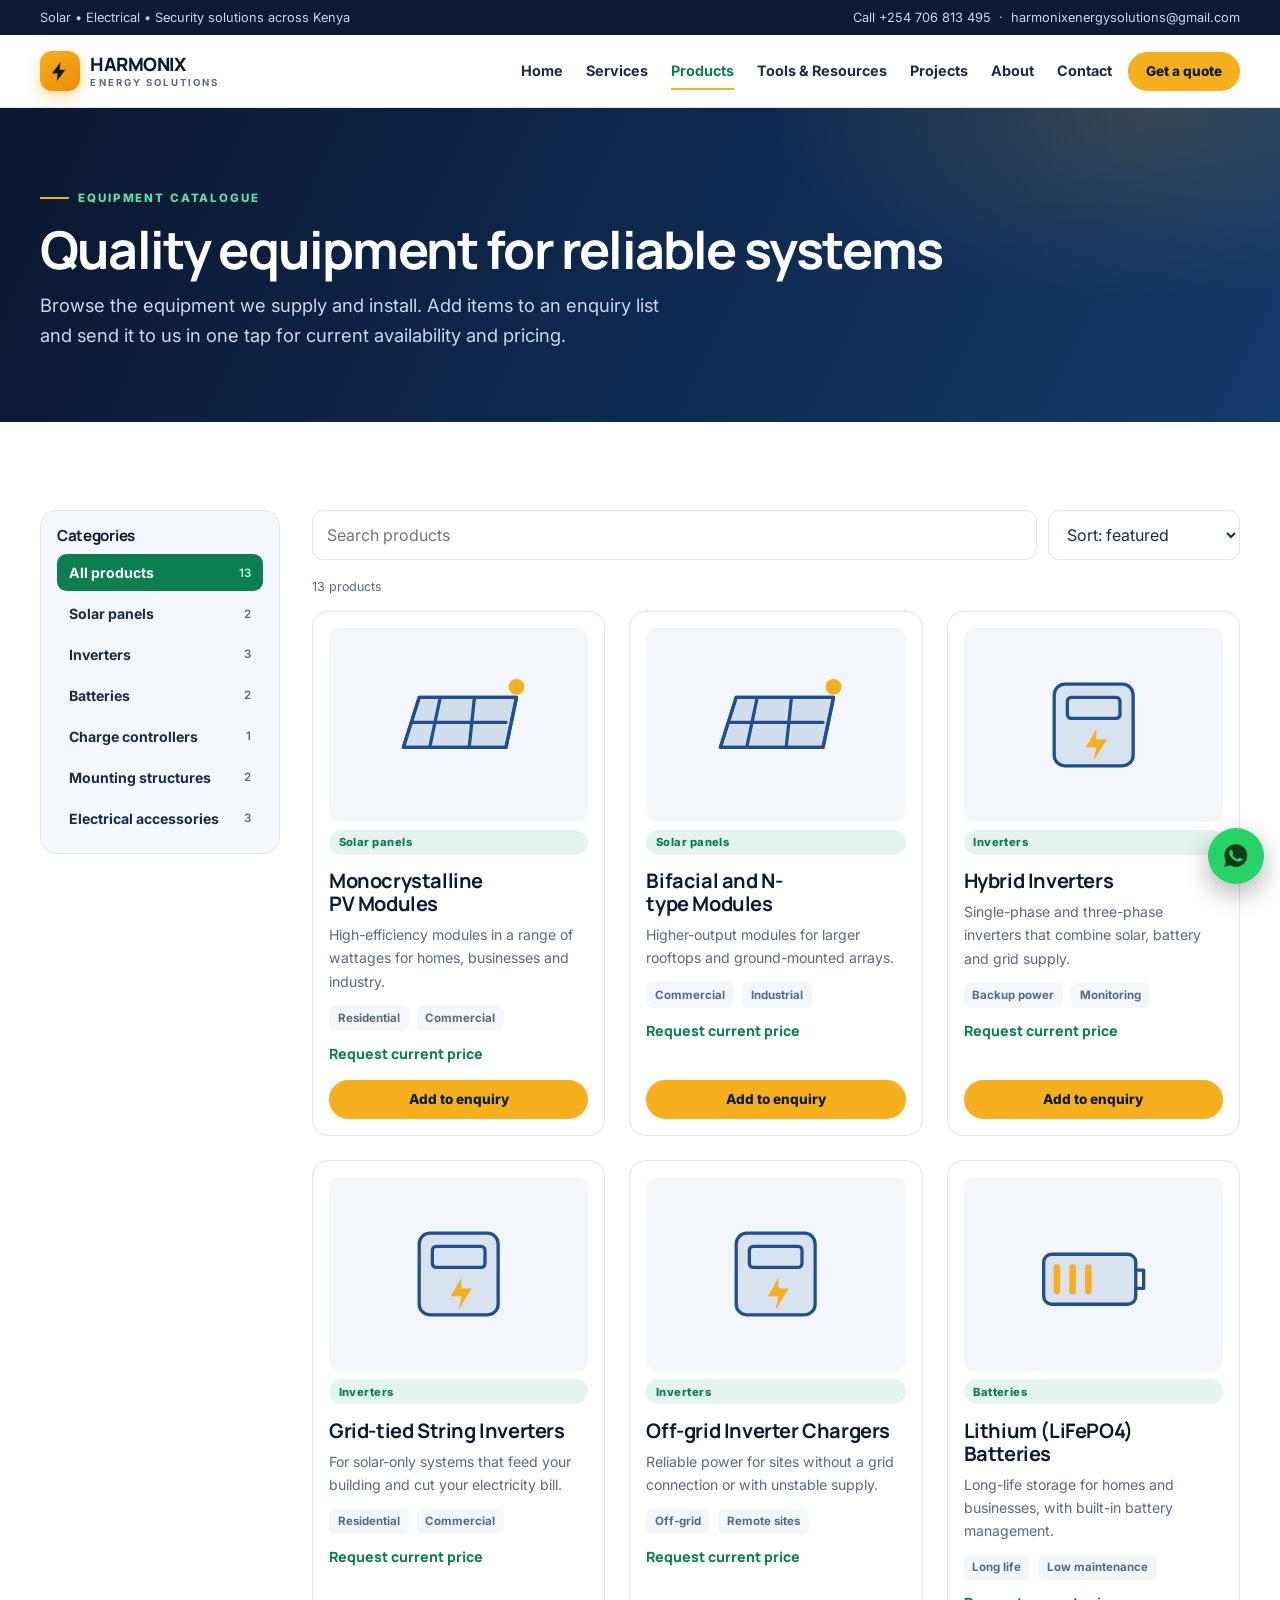
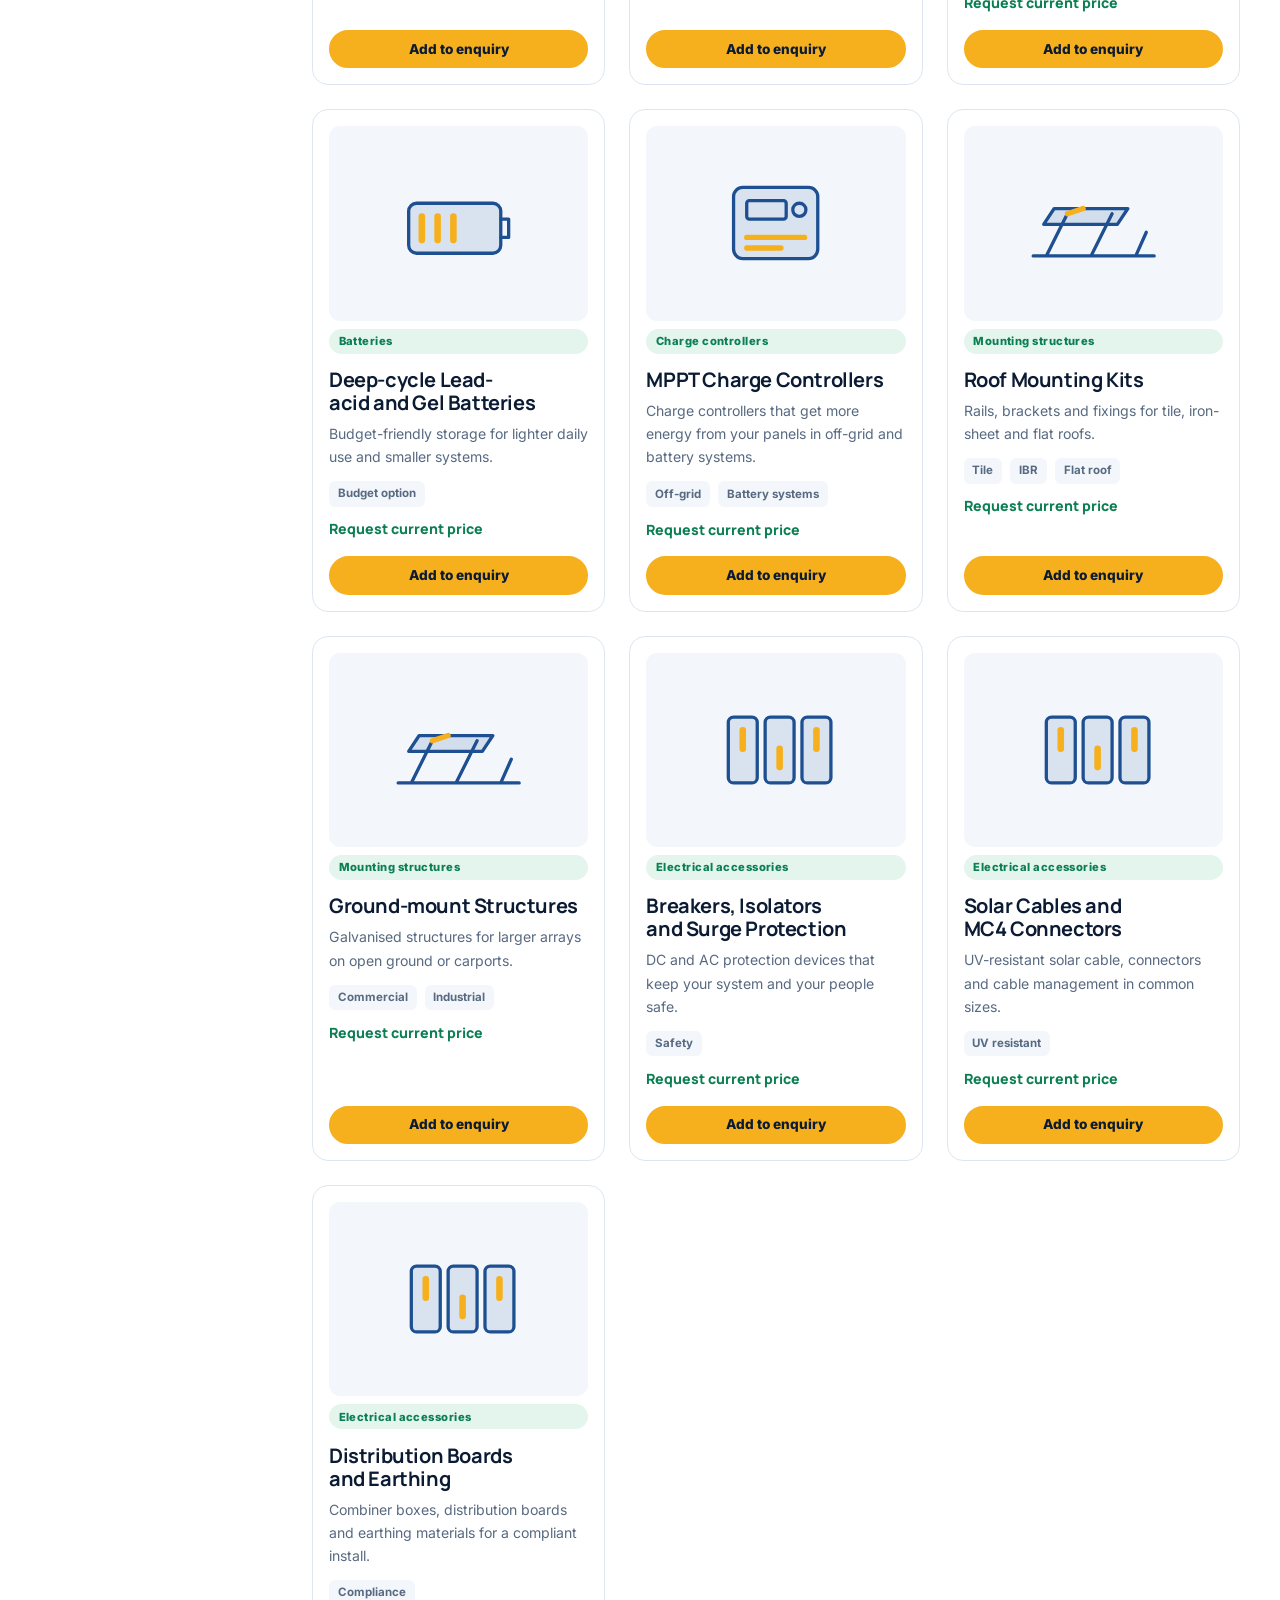
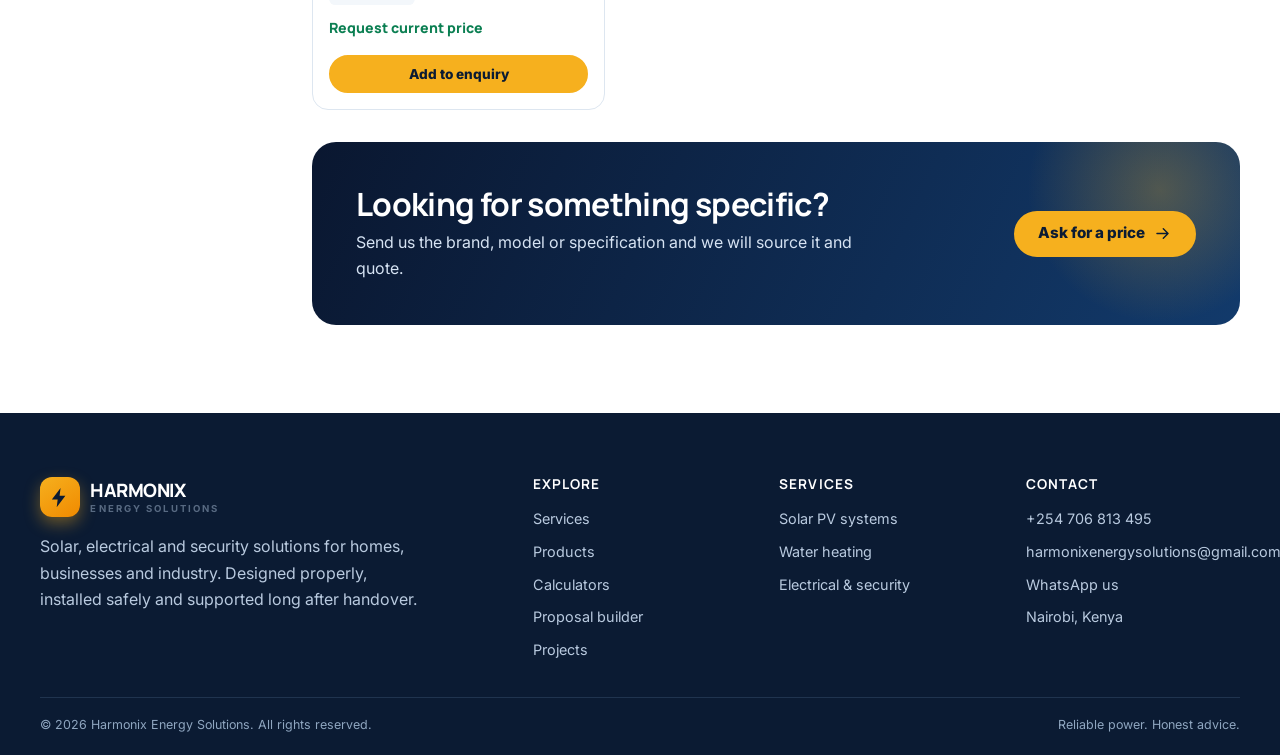
<file: products.html>
<!doctype html>
<html lang="en"><head><meta charset="utf-8"><meta name="viewport" content="width=device-width,initial-scale=1,viewport-fit=cover">
<title>Products | Harmonix Energy</title><meta name="description" content="Solar panels, inverters, batteries, charge controllers, mounting structures and electrical accessories. Build an enquiry list and request prices."><meta name="theme-color" content="#0F2A52">
<meta property="og:title" content="Products | Harmonix Energy"><meta property="og:description" content="Solar panels, inverters, batteries, charge controllers, mounting structures and electrical accessories. Build an enquiry list and request prices."><meta property="og:type" content="website">
<link rel="icon" href="assets/img/favicon.svg" type="image/svg+xml">
<link rel="preconnect" href="https://fonts.googleapis.com"><link rel="preconnect" href="https://fonts.gstatic.com" crossorigin>
<link rel="stylesheet" href="https://fonts.googleapis.com/css2?family=Inter:wght@400;500;600;700&family=Manrope:wght@700;800&display=swap">
<link rel="stylesheet" href="assets/css/style.css"></head><body>
<svg width="0" height="0" style="position:absolute" aria-hidden="true"><defs><symbol id="i-bolt" viewBox="0 0 24 24"><path d="M13 2 4 14h6l-1 8 9-12h-6z"/></symbol><symbol id="i-check" viewBox="0 0 24 24"><path d="M5 12.5l4.5 4.5L19 7"/></symbol><symbol id="i-panel" viewBox="0 0 24 24"><path d="M3 8l2-4h14l2 4v10H3z"/><path d="M3 13h18M9 4 8 18M15 4l1 14"/></symbol><symbol id="i-water" viewBox="0 0 24 24"><path d="M12 3c3 4 6 7 6 11a6 6 0 0 1-12 0c0-4 3-7 6-11z"/></symbol><symbol id="i-wrench" viewBox="0 0 24 24"><path d="M14.5 6.5a4 4 0 0 0 4.9 4.9l-9.7 9.7a2.1 2.1 0 0 1-3-3z"/><path d="M14 4l6 6"/></symbol><symbol id="i-camera" viewBox="0 0 24 24"><rect x="3" y="7" width="13" height="10" rx="2"/><path d="M16 11l5-3v8l-5-3"/></symbol><symbol id="i-fence" viewBox="0 0 24 24"><path d="M4 20V8l2-3 2 3v12M10 20V8l2-3 2 3v12M16 20V8l2-3 2 3v12M3 12h18M3 16h18"/></symbol><symbol id="i-light" viewBox="0 0 24 24"><path d="M9 18h6M10 21h4"/><path d="M12 3a6 6 0 0 0-4 10.5c.7.7 1 1.5 1 2.5h6c0-1 .3-1.8 1-2.5A6 6 0 0 0 12 3z"/></symbol><symbol id="i-arrow" viewBox="0 0 24 24"><path d="M5 12h14M13 6l6 6-6 6"/></symbol><symbol id="i-menu" viewBox="0 0 24 24"><path d="M4 7h16M4 12h16M4 17h16"/></symbol><symbol id="i-calc" viewBox="0 0 24 24"><rect x="5" y="3" width="14" height="18" rx="2"/><path d="M8 7h8M9 12h.01M12 12h.01M15 12h.01M9 16h.01M12 16h.01M15 16h.01"/></symbol><symbol id="i-sheet" viewBox="0 0 24 24"><rect x="4" y="3" width="16" height="18" rx="2"/><path d="M4 9h16M4 15h16M10 3v18"/></symbol><symbol id="i-doc" viewBox="0 0 24 24"><path d="M7 3h7l5 5v13H7z"/><path d="M14 3v5h5M10 13h6M10 17h6"/></symbol><symbol id="i-cart" viewBox="0 0 24 24"><circle cx="9" cy="20" r="1.5"/><circle cx="18" cy="20" r="1.5"/><path d="M3 4h3l2.5 11h10L21 7H7"/></symbol><symbol id="i-home" viewBox="0 0 24 24"><path d="M4 11 12 4l8 7v9H4z"/><path d="M10 20v-6h4v6"/></symbol><symbol id="i-shield" viewBox="0 0 24 24"><path d="M12 3l7 3v5c0 5-3 8-7 10-4-2-7-5-7-10V6z"/><path d="M9 12l2 2 4-4"/></symbol><symbol id="i-cable" viewBox="0 0 24 24"><path d="M4 18c6 0 4-12 10-12h6"/><path d="M18 3v6M21 3v6"/></symbol><symbol id="i-close" viewBox="0 0 24 24"><path d="M6 6l12 12M18 6 6 18"/></symbol><symbol id="i-wa" viewBox="0 0 24 24"><path d="M12 2a10 10 0 0 0-8.6 15L2 22l5.2-1.4A10 10 0 1 0 12 2zm5.2 14.1c-.2.6-1.3 1.2-1.8 1.2-.5.1-1 .2-3.3-.7-2.8-1.2-4.6-4-4.7-4.2-.1-.2-1.1-1.5-1.1-2.8s.7-2 .9-2.3c.2-.3.5-.3.7-.3h.5c.2 0 .4 0 .6.5l.9 2.1c.1.2.1.4 0 .6l-.4.6c-.2.2-.3.4-.1.7.2.3.8 1.3 1.7 2.1 1.2 1 2.1 1.3 2.4 1.5.3.1.5.1.6-.1l.9-1.1c.2-.3.4-.2.6-.1l2 1c.3.1.5.2.6.3.1.2.1.8-.1 1.4z"/></symbol></defs></svg><a class="skip" href="#main">Skip to content</a>
<div class="topbar"><div class="container"><span>Solar &bull; Electrical &bull; Security solutions across Kenya</span><span><a href="tel:+254706813495">Call +254 706 813 495</a> &nbsp;&middot;&nbsp; <a href="mailto:harmonixenergysolutions@gmail.com">harmonixenergysolutions@gmail.com</a></span></div></div>
<header class="site-header"><div class="container nav">
<a class="brand" href="index.html" aria-label="Harmonix Energy home"><span class="brand-mark"><svg class="i " aria-hidden="true"><use href="#i-bolt"/></svg></span><span>HARMONIX<small>ENERGY SOLUTIONS</small></span></a>
<div class="nav-cta"><a class="btn btn-sm" href="index.html#contact">Get a quote</a></div>
<button class="menu-toggle" aria-label="Menu" aria-expanded="false" aria-controls="nav"><svg class="i " aria-hidden="true"><use href="#i-menu"/></svg></button>
<nav class="nav-links" id="nav" aria-label="Main"><a href="index.html">Home</a><a href="services.html">Services</a><a href="products.html" aria-current="page">Products</a><a href="tools.html">Tools &amp; Resources</a><a href="index.html#projects">Projects</a><a href="index.html#about">About</a><a href="index.html#contact">Contact</a></nav></div></header>
<main id="main"><section class="page-hero on-dark"><div class="container"><span class="eyebrow">Equipment catalogue</span><h1>Quality equipment for reliable systems</h1><p>Browse the equipment we supply and install. Add items to an enquiry list and send it to us in one tap for current availability and pricing.</p></div></section>
<section class="section"><div class="container catalog"><aside class="filters" aria-label="Product categories"><h3>Categories</h3><div class="filter-list" id="pr-filters"></div></aside>
<div><div class="toolbar"><input class="field" id="pr-search" type="search" placeholder="Search products" aria-label="Search products"><select class="field" id="pr-sort" aria-label="Sort products"><option value="feat">Sort: featured</option><option value="az">Name A to Z</option><option value="price">Price: low to high</option></select></div><p class="hint" id="pr-count" aria-live="polite" style="margin-bottom:.8rem"></p>
<div class="grid" id="pr-grid" style="--min:15rem"></div>
<div class="cta" style="margin-top:2rem"><div><h2>Looking for something specific?</h2><p>Send us the brand, model or specification and we will source it and quote.</p></div><a class="btn" href="#" data-wa="Hello Harmonix Energy, I am looking for a specific product.">Ask for a price <svg class="i " aria-hidden="true"><use href="#i-arrow"/></svg></a></div></div></div></section>
<button class="btn basket-btn hidden" id="basket-btn" type="button"><svg class="i " aria-hidden="true"><use href="#i-cart"/></svg> <span>Enquiry list (<span id="basket-n">0</span>)</span></button>
<div class="drawer" id="drawer" role="dialog" aria-modal="true" aria-label="Enquiry list"><div class="drawer-bg"></div><div class="drawer-panel"><div style="display:flex;justify-content:space-between;align-items:center"><h3 style="margin:0">Your enquiry list</h3><button class="menu-toggle" style="display:grid" type="button" id="drawer-close" aria-label="Close"><svg class="i " aria-hidden="true"><use href="#i-close"/></svg></button></div><ul id="drawer-list"></ul><p class="hint">We will reply with availability and current prices.</p><button class="btn" type="button" id="drawer-wa">Send on WhatsApp</button><button class="btn btn-ghost" type="button" id="drawer-mail">Send by email</button><button class="link" type="button" id="drawer-clear" style="align-self:flex-start;background:none;border:0;cursor:pointer">Clear list</button></div></div></main>
<footer class="footer"><div class="container"><div class="footer-grid">
<div><a class="brand" href="index.html"><span class="brand-mark"><svg class="i " aria-hidden="true"><use href="#i-bolt"/></svg></span><span>HARMONIX<small>ENERGY SOLUTIONS</small></span></a><p style="margin-top:1rem">Solar, electrical and security solutions for homes, businesses and industry. Designed properly, installed safely and supported long after handover.</p></div>
<div><h4>Explore</h4><div class="footer-links"><a href="services.html">Services</a><a href="products.html">Products</a><a href="tools.html">Calculators</a><a href="proposal.html">Proposal builder</a><a href="index.html#projects">Projects</a></div></div>
<div><h4>Services</h4><div class="footer-links"><a href="services.html#pv">Solar PV systems</a><a href="services.html#water">Water heating</a><a href="services.html#other">Electrical &amp; security</a></div></div>
<div><h4>Contact</h4><div class="footer-links"><a href="tel:+254706813495">+254 706 813 495</a><a href="mailto:harmonixenergysolutions@gmail.com">harmonixenergysolutions@gmail.com</a><a href="#" data-wa="Hello Harmonix Energy, I would like to discuss a project.">WhatsApp us</a><span>Nairobi, Kenya</span></div></div>
</div><div class="footer-bottom"><span>&copy; <span data-year></span> Harmonix Energy Solutions. All rights reserved.</span><span>Reliable power. Honest advice.</span></div></div></footer>
<a class="fab" href="#" data-wa="Hello Harmonix Energy, I would like some help with a project." aria-label="Chat on WhatsApp"><svg class="i"><use href="#i-wa"/></svg></a>
<script src="assets/js/config.js"></script><script src="assets/js/main.js"></script><script src="assets/js/products.js"></script></body></html>
</file>
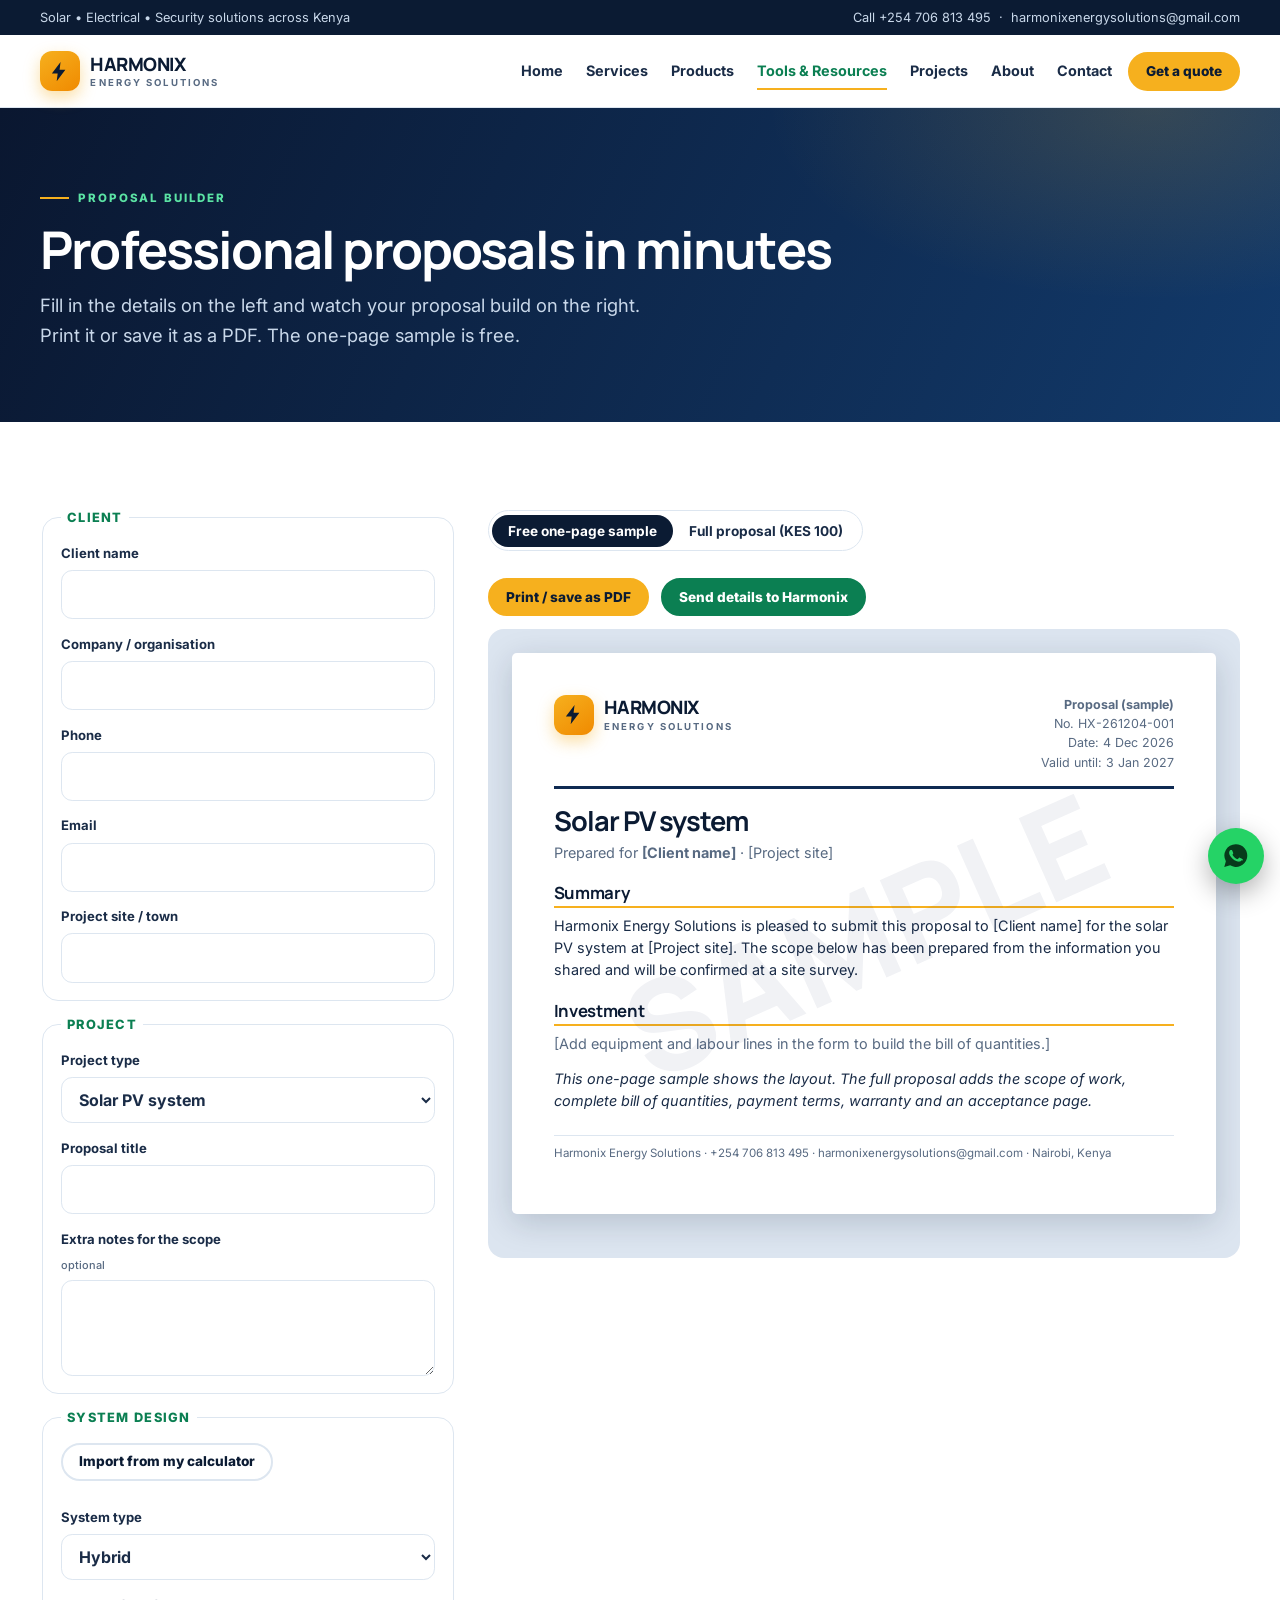
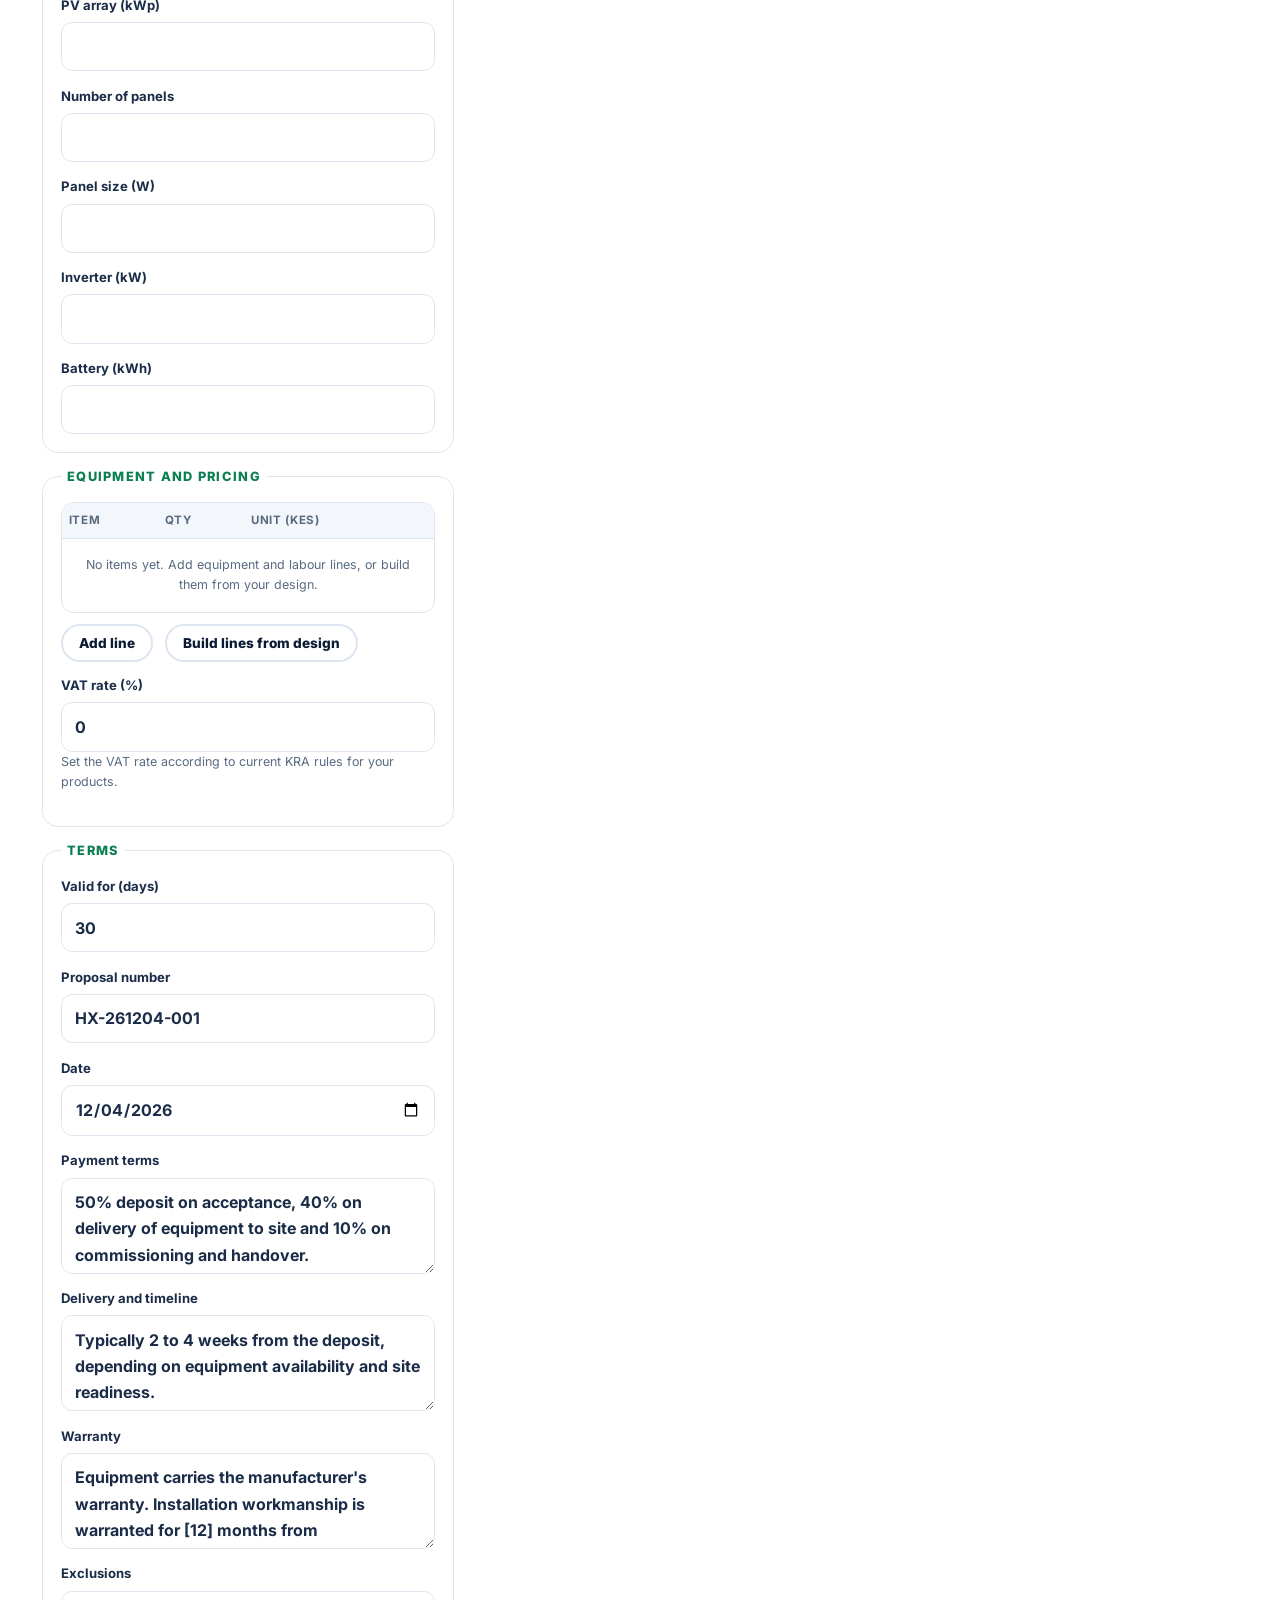
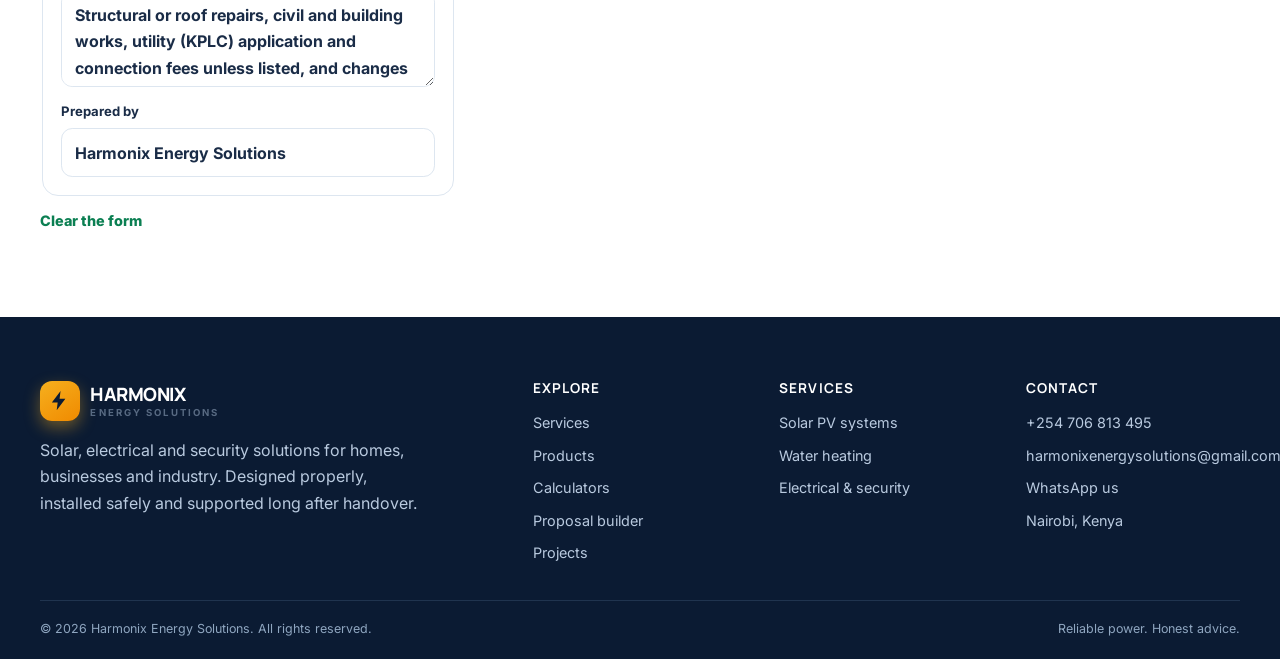
<file: proposal.html>
<!doctype html>
<html lang="en"><head><meta charset="utf-8"><meta name="viewport" content="width=device-width,initial-scale=1,viewport-fit=cover">
<title>Proposal Builder | Harmonix Energy</title><meta name="description" content="Create professional solar and electrical project proposals online. Print or save as PDF."><meta name="theme-color" content="#0F2A52">
<meta property="og:title" content="Proposal Builder | Harmonix Energy"><meta property="og:description" content="Create professional solar and electrical project proposals online. Print or save as PDF."><meta property="og:type" content="website">
<link rel="icon" href="assets/img/favicon.svg" type="image/svg+xml">
<link rel="preconnect" href="https://fonts.googleapis.com"><link rel="preconnect" href="https://fonts.gstatic.com" crossorigin>
<link rel="stylesheet" href="https://fonts.googleapis.com/css2?family=Inter:wght@400;500;600;700&family=Manrope:wght@700;800&display=swap">
<link rel="stylesheet" href="assets/css/style.css"></head><body>
<svg width="0" height="0" style="position:absolute" aria-hidden="true"><defs><symbol id="i-bolt" viewBox="0 0 24 24"><path d="M13 2 4 14h6l-1 8 9-12h-6z"/></symbol><symbol id="i-check" viewBox="0 0 24 24"><path d="M5 12.5l4.5 4.5L19 7"/></symbol><symbol id="i-panel" viewBox="0 0 24 24"><path d="M3 8l2-4h14l2 4v10H3z"/><path d="M3 13h18M9 4 8 18M15 4l1 14"/></symbol><symbol id="i-water" viewBox="0 0 24 24"><path d="M12 3c3 4 6 7 6 11a6 6 0 0 1-12 0c0-4 3-7 6-11z"/></symbol><symbol id="i-wrench" viewBox="0 0 24 24"><path d="M14.5 6.5a4 4 0 0 0 4.9 4.9l-9.7 9.7a2.1 2.1 0 0 1-3-3z"/><path d="M14 4l6 6"/></symbol><symbol id="i-camera" viewBox="0 0 24 24"><rect x="3" y="7" width="13" height="10" rx="2"/><path d="M16 11l5-3v8l-5-3"/></symbol><symbol id="i-fence" viewBox="0 0 24 24"><path d="M4 20V8l2-3 2 3v12M10 20V8l2-3 2 3v12M16 20V8l2-3 2 3v12M3 12h18M3 16h18"/></symbol><symbol id="i-light" viewBox="0 0 24 24"><path d="M9 18h6M10 21h4"/><path d="M12 3a6 6 0 0 0-4 10.5c.7.7 1 1.5 1 2.5h6c0-1 .3-1.8 1-2.5A6 6 0 0 0 12 3z"/></symbol><symbol id="i-arrow" viewBox="0 0 24 24"><path d="M5 12h14M13 6l6 6-6 6"/></symbol><symbol id="i-menu" viewBox="0 0 24 24"><path d="M4 7h16M4 12h16M4 17h16"/></symbol><symbol id="i-calc" viewBox="0 0 24 24"><rect x="5" y="3" width="14" height="18" rx="2"/><path d="M8 7h8M9 12h.01M12 12h.01M15 12h.01M9 16h.01M12 16h.01M15 16h.01"/></symbol><symbol id="i-sheet" viewBox="0 0 24 24"><rect x="4" y="3" width="16" height="18" rx="2"/><path d="M4 9h16M4 15h16M10 3v18"/></symbol><symbol id="i-doc" viewBox="0 0 24 24"><path d="M7 3h7l5 5v13H7z"/><path d="M14 3v5h5M10 13h6M10 17h6"/></symbol><symbol id="i-cart" viewBox="0 0 24 24"><circle cx="9" cy="20" r="1.5"/><circle cx="18" cy="20" r="1.5"/><path d="M3 4h3l2.5 11h10L21 7H7"/></symbol><symbol id="i-home" viewBox="0 0 24 24"><path d="M4 11 12 4l8 7v9H4z"/><path d="M10 20v-6h4v6"/></symbol><symbol id="i-shield" viewBox="0 0 24 24"><path d="M12 3l7 3v5c0 5-3 8-7 10-4-2-7-5-7-10V6z"/><path d="M9 12l2 2 4-4"/></symbol><symbol id="i-cable" viewBox="0 0 24 24"><path d="M4 18c6 0 4-12 10-12h6"/><path d="M18 3v6M21 3v6"/></symbol><symbol id="i-close" viewBox="0 0 24 24"><path d="M6 6l12 12M18 6 6 18"/></symbol><symbol id="i-wa" viewBox="0 0 24 24"><path d="M12 2a10 10 0 0 0-8.6 15L2 22l5.2-1.4A10 10 0 1 0 12 2zm5.2 14.1c-.2.6-1.3 1.2-1.8 1.2-.5.1-1 .2-3.3-.7-2.8-1.2-4.6-4-4.7-4.2-.1-.2-1.1-1.5-1.1-2.8s.7-2 .9-2.3c.2-.3.5-.3.7-.3h.5c.2 0 .4 0 .6.5l.9 2.1c.1.2.1.4 0 .6l-.4.6c-.2.2-.3.4-.1.7.2.3.8 1.3 1.7 2.1 1.2 1 2.1 1.3 2.4 1.5.3.1.5.1.6-.1l.9-1.1c.2-.3.4-.2.6-.1l2 1c.3.1.5.2.6.3.1.2.1.8-.1 1.4z"/></symbol></defs></svg><a class="skip" href="#main">Skip to content</a>
<div class="topbar"><div class="container"><span>Solar &bull; Electrical &bull; Security solutions across Kenya</span><span><a href="tel:+254706813495">Call +254 706 813 495</a> &nbsp;&middot;&nbsp; <a href="mailto:harmonixenergysolutions@gmail.com">harmonixenergysolutions@gmail.com</a></span></div></div>
<header class="site-header"><div class="container nav">
<a class="brand" href="index.html" aria-label="Harmonix Energy home"><span class="brand-mark"><svg class="i " aria-hidden="true"><use href="#i-bolt"/></svg></span><span>HARMONIX<small>ENERGY SOLUTIONS</small></span></a>
<div class="nav-cta"><a class="btn btn-sm" href="index.html#contact">Get a quote</a></div>
<button class="menu-toggle" aria-label="Menu" aria-expanded="false" aria-controls="nav"><svg class="i " aria-hidden="true"><use href="#i-menu"/></svg></button>
<nav class="nav-links" id="nav" aria-label="Main"><a href="index.html">Home</a><a href="services.html">Services</a><a href="products.html">Products</a><a href="tools.html" aria-current="page">Tools &amp; Resources</a><a href="index.html#projects">Projects</a><a href="index.html#about">About</a><a href="index.html#contact">Contact</a></nav></div></header>
<main id="main"><section class="page-hero on-dark"><div class="container"><span class="eyebrow">Proposal builder</span><h1>Professional proposals in minutes</h1><p>Fill in the details on the left and watch your proposal build on the right. Print it or save it as a PDF. The one-page sample is free.</p></div></section>
<section class="section"><div class="container"><div class="pp print-area">
<div class="pp-form no-print"><fieldset class="fs"><legend>Client</legend><div class="form-grid"><label class="f">Client name<input class="field" id="pp-cname" type="text" autocomplete="off"></label><label class="f">Company / organisation<input class="field" id="pp-corg" type="text" ></label><label class="f">Phone<input class="field" id="pp-cphone" type="tel" ></label><label class="f">Email<input class="field" id="pp-cemail" type="email" ></label><div class="full"><label class="f">Project site / town<input class="field" id="pp-csite" type="text" ></label></div></div></fieldset>
<fieldset class="fs"><legend>Project</legend><div class="form-grid"><label class="f full">Project type<select class="field" id="pp-type"><option value="pv">Solar PV system</option><option value="water">Solar water heater / heat pump</option><option value="borehole">Borehole solar pumping</option><option value="lighting">Solar street lighting</option><option value="electrical">Electrical works</option><option value="cctv">CCTV installation</option><option value="fence">Electric fence</option><option value="maint">Maintenance contract</option></select></label><div class="full"><label class="f">Proposal title<input class="field" id="pp-title" type="text" ></label></div><label class="f full">Extra notes for the scope <small>optional</small><textarea class="field" id="pp-notes"></textarea></label></div></fieldset>
<fieldset class="fs"><legend>System design</legend><button class="btn btn-ghost btn-sm" id="pp-import" type="button" style="margin-bottom:.6rem">Import from my calculator</button><p class="hint" id="pp-import-msg" role="status"></p><div class="form-grid"><label class="f full">System type<select class="field" id="pp-sys"><option value="grid">Grid-tied</option><option value="hybrid">Hybrid</option><option value="off">Off-grid</option></select></label><label class="f">PV array (kWp)<input class="field" id="pp-kwp" type="number" min="0" step="any"></label><label class="f">Number of panels<input class="field" id="pp-panels" type="number" min="0"></label><label class="f">Panel size (W)<input class="field" id="pp-pw" type="number" min="0"></label><label class="f">Inverter (kW)<input class="field" id="pp-inv" type="number" min="0" step="any"></label><label class="f">Battery (kWh)<input class="field" id="pp-batt" type="number" min="0" step="any"></label></div></fieldset>
<fieldset class="fs"><legend>Equipment and pricing</legend><div class="table-wrap"><table class="t stack"><thead><tr><th>Item</th><th>Qty</th><th>Unit (KES)</th><th></th></tr></thead><tbody id="pp-lines"></tbody></table></div><div class="btn-row" style="margin-top:.7rem"><button class="btn btn-ghost btn-sm" id="pp-addline" type="button">Add line</button><button class="btn btn-ghost btn-sm" id="pp-fromdesign" type="button">Build lines from design</button></div><div class="form-grid" style="margin-top:.8rem"><label class="f">VAT rate (%)<input class="field" id="pp-vat" type="number" min="0" step="any"></label></div><p class="hint">Set the VAT rate according to current KRA rules for your products.</p></fieldset>
<fieldset class="fs"><legend>Terms</legend><div class="form-grid"><label class="f">Valid for (days)<input class="field" id="pp-valid" type="number" min="1"></label><label class="f">Proposal number<input class="field" id="pp-num" type="text" ></label><label class="f">Date<input class="field" id="pp-date" type="date" ></label><label class="f full">Payment terms<textarea class="field" id="pp-pay"></textarea></label><label class="f full">Delivery and timeline<textarea class="field" id="pp-deliv"></textarea></label><label class="f full">Warranty<textarea class="field" id="pp-warr"></textarea></label><label class="f full">Exclusions<textarea class="field" id="pp-excl"></textarea></label><label class="f">Prepared by<input class="field" id="pp-by" type="text" ></label></div></fieldset>
<button class="link" id="pp-reset" type="button" style="background:none;border:0;cursor:pointer;justify-self:start">Clear the form</button></div>
<div class="pp-preview"><div class="no-print" style="display:flex;gap:.7rem;flex-wrap:wrap;align-items:center;justify-content:space-between;margin-bottom:.8rem"><div class="seg" role="group" aria-label="Proposal type"><button type="button" data-pm="sample" aria-pressed="true">Free one-page sample</button><button type="button" data-pm="full" aria-pressed="false">Full proposal (KES 100)</button></div><div class="btn-row" style="margin:0"><button class="btn btn-sm" id="pp-print" type="button">Print / save as PDF</button><button class="btn btn-green btn-sm" id="pp-wa" type="button">Send details to Harmonix</button></div></div>
<div class="lock hidden no-print" id="pp-lock" style="margin-bottom:.8rem"><strong>Unlock the full proposal</strong><p style="margin:.3rem 0 .6rem;font-size:.9rem" id="pp-paynote"></p><div style="display:flex;gap:.5rem;flex-wrap:wrap"><input class="field" id="pp-code" placeholder="Unlock code" style="flex:1 1 10rem" autocomplete="off"><button class="btn btn-sm" id="pp-unlock" type="button">Unlock</button><button class="btn btn-ghost btn-sm" id="pp-reqcode" type="button">Get a code on WhatsApp</button></div><p class="hint" id="pp-unlock-msg" role="status" style="margin:.5rem 0 0"></p></div>
<div class="doc-wrap"><div id="pp-docs"></div></div></div></div></div></section></main>
<footer class="footer"><div class="container"><div class="footer-grid">
<div><a class="brand" href="index.html"><span class="brand-mark"><svg class="i " aria-hidden="true"><use href="#i-bolt"/></svg></span><span>HARMONIX<small>ENERGY SOLUTIONS</small></span></a><p style="margin-top:1rem">Solar, electrical and security solutions for homes, businesses and industry. Designed properly, installed safely and supported long after handover.</p></div>
<div><h4>Explore</h4><div class="footer-links"><a href="services.html">Services</a><a href="products.html">Products</a><a href="tools.html">Calculators</a><a href="proposal.html">Proposal builder</a><a href="index.html#projects">Projects</a></div></div>
<div><h4>Services</h4><div class="footer-links"><a href="services.html#pv">Solar PV systems</a><a href="services.html#water">Water heating</a><a href="services.html#other">Electrical &amp; security</a></div></div>
<div><h4>Contact</h4><div class="footer-links"><a href="tel:+254706813495">+254 706 813 495</a><a href="mailto:harmonixenergysolutions@gmail.com">harmonixenergysolutions@gmail.com</a><a href="#" data-wa="Hello Harmonix Energy, I would like to discuss a project.">WhatsApp us</a><span>Nairobi, Kenya</span></div></div>
</div><div class="footer-bottom"><span>&copy; <span data-year></span> Harmonix Energy Solutions. All rights reserved.</span><span>Reliable power. Honest advice.</span></div></div></footer>
<a class="fab" href="#" data-wa="Hello Harmonix Energy, I would like some help with a project." aria-label="Chat on WhatsApp"><svg class="i"><use href="#i-wa"/></svg></a>
<script src="assets/js/config.js"></script><script src="assets/js/main.js"></script><script src="assets/js/proposal.js"></script></body></html>
</file>
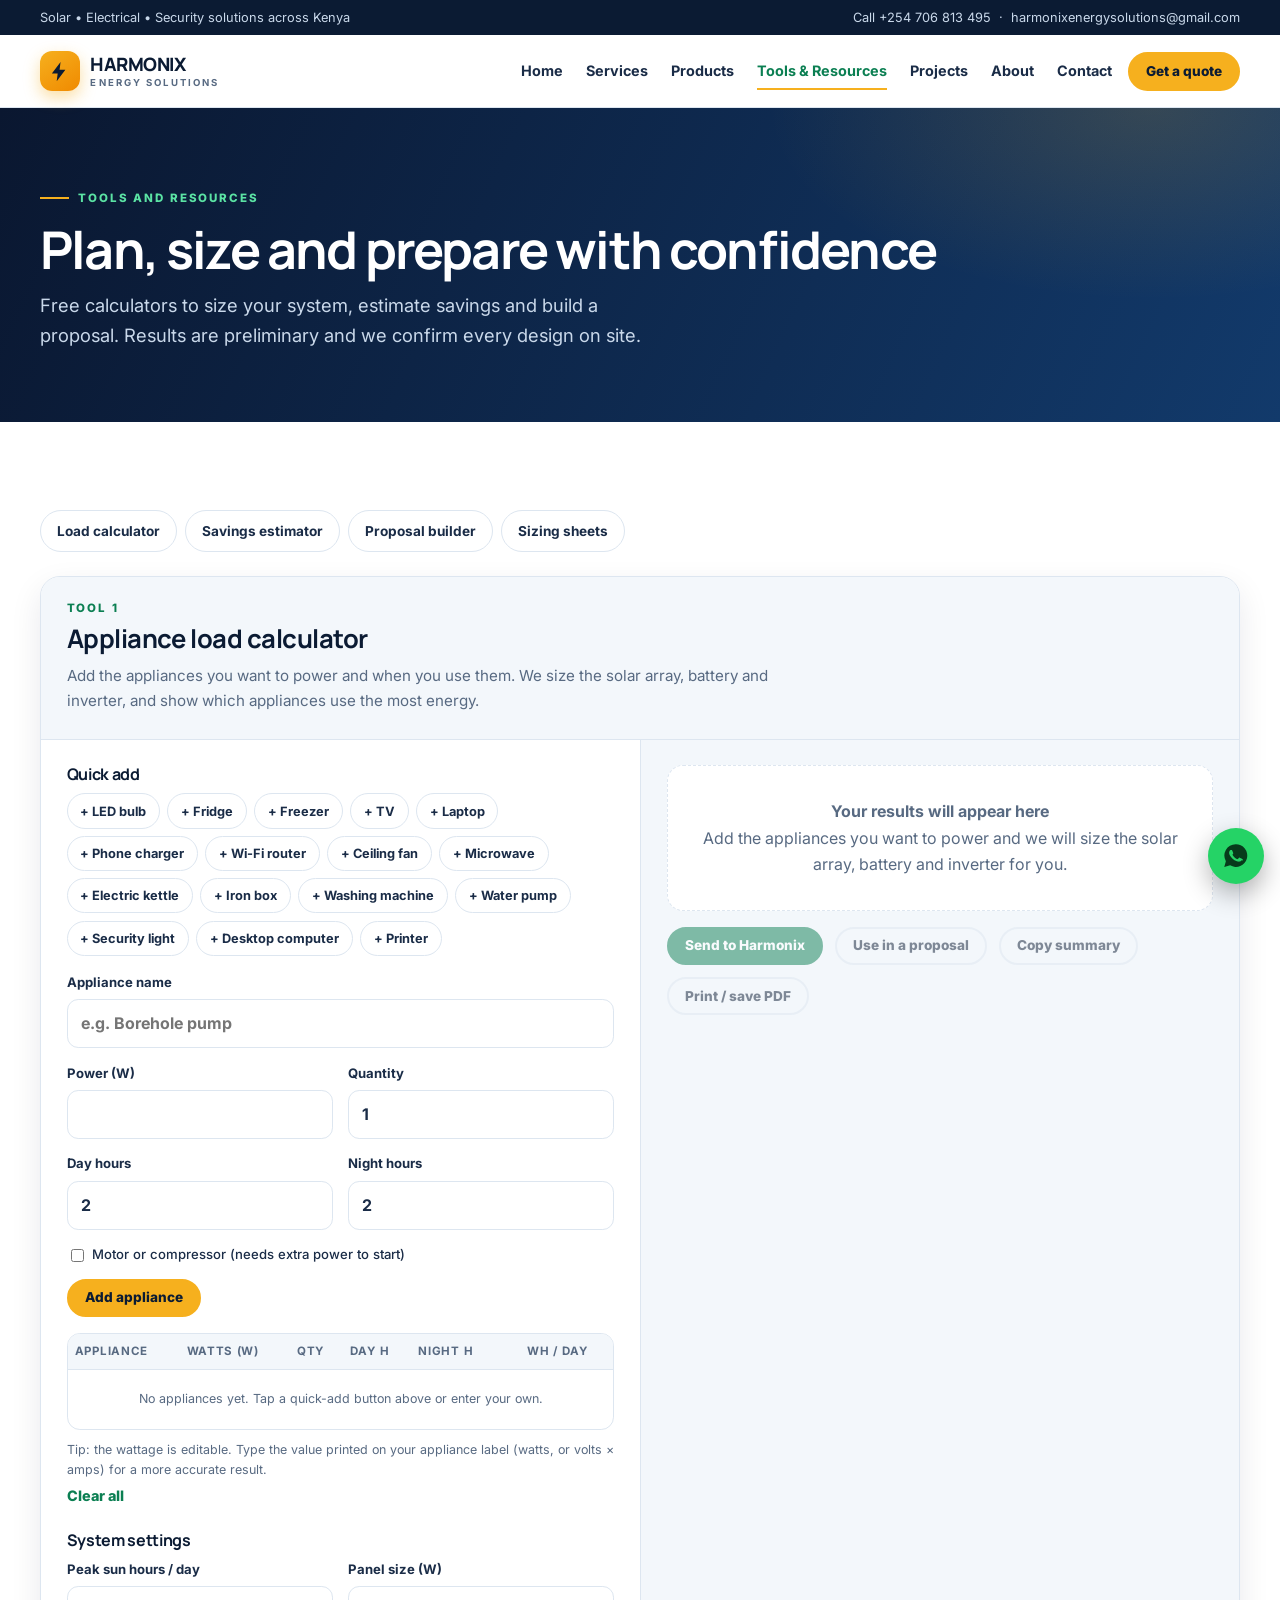
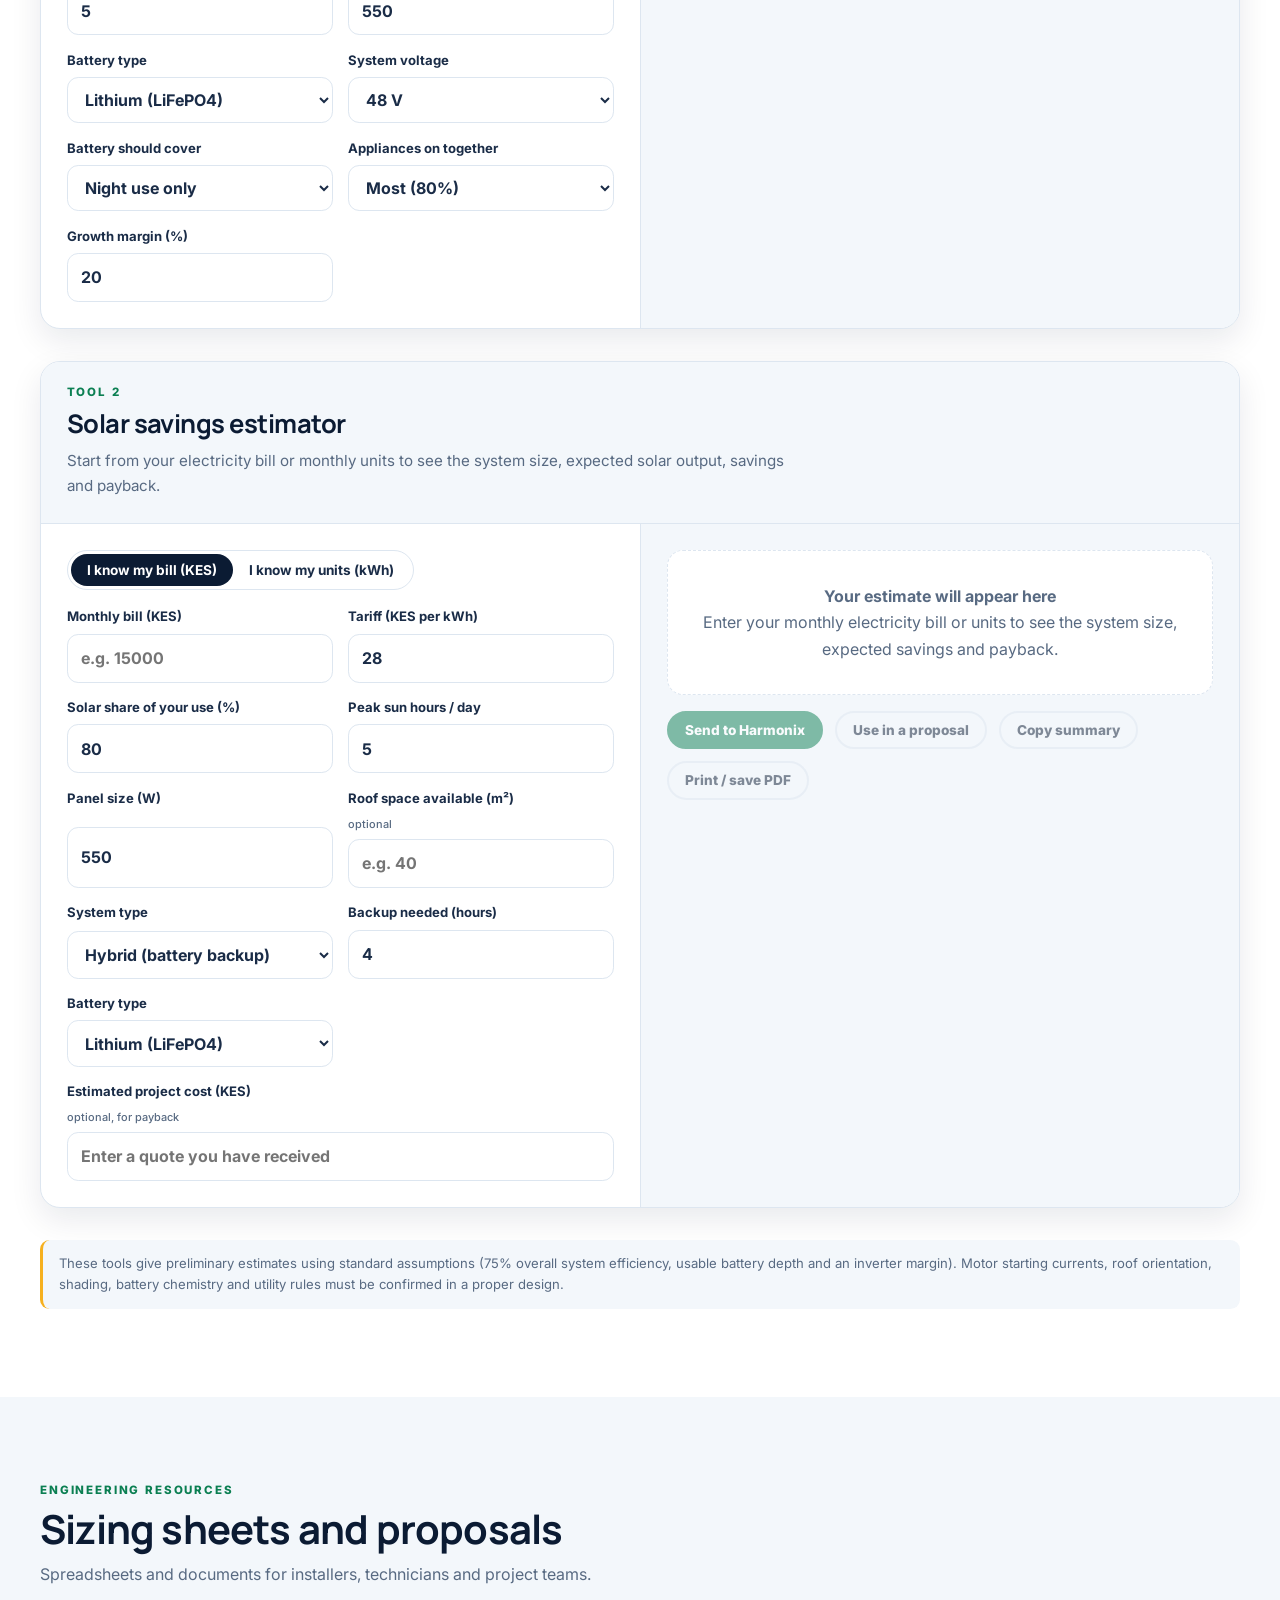
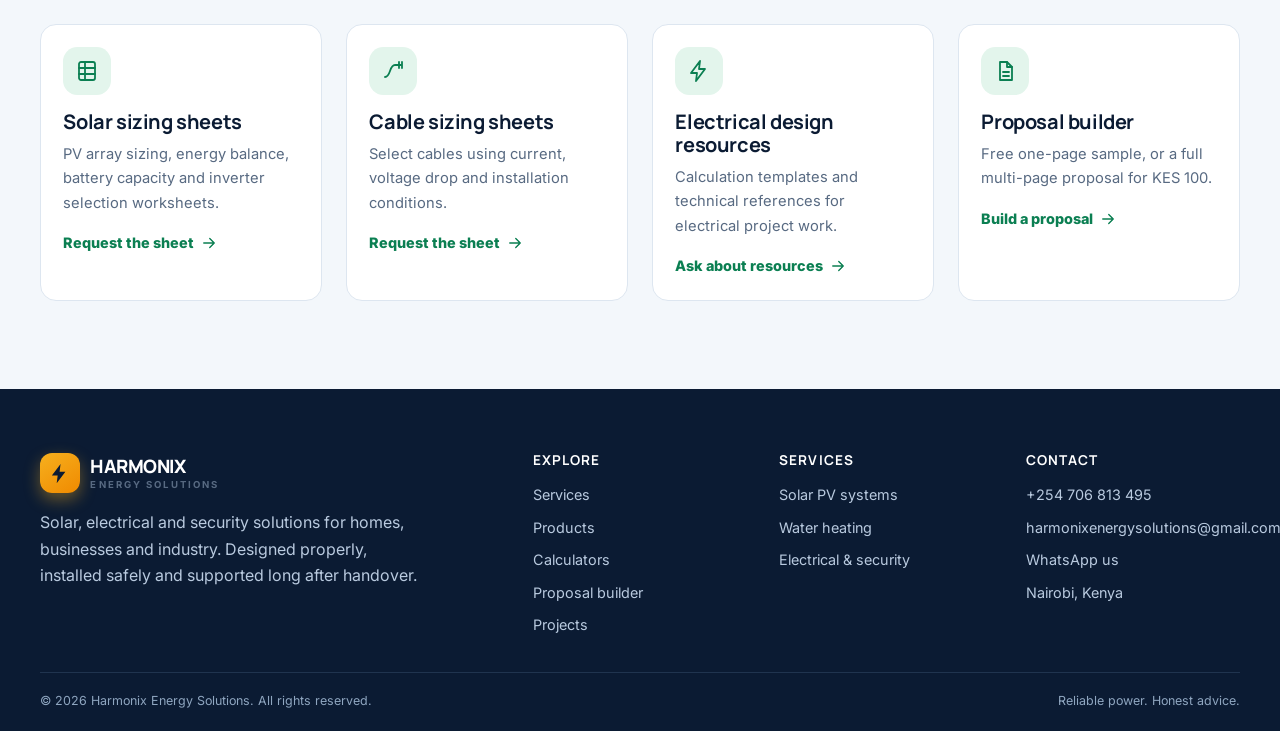
<file: tools.html>
<!doctype html>
<html lang="en"><head><meta charset="utf-8"><meta name="viewport" content="width=device-width,initial-scale=1,viewport-fit=cover">
<title>Calculators and Resources | Harmonix Energy</title><meta name="description" content="Free solar load calculator, savings estimator, sizing sheets and proposal builder."><meta name="theme-color" content="#0F2A52">
<meta property="og:title" content="Calculators and Resources | Harmonix Energy"><meta property="og:description" content="Free solar load calculator, savings estimator, sizing sheets and proposal builder."><meta property="og:type" content="website">
<link rel="icon" href="assets/img/favicon.svg" type="image/svg+xml">
<link rel="preconnect" href="https://fonts.googleapis.com"><link rel="preconnect" href="https://fonts.gstatic.com" crossorigin>
<link rel="stylesheet" href="https://fonts.googleapis.com/css2?family=Inter:wght@400;500;600;700&family=Manrope:wght@700;800&display=swap">
<link rel="stylesheet" href="assets/css/style.css"></head><body>
<svg width="0" height="0" style="position:absolute" aria-hidden="true"><defs><symbol id="i-bolt" viewBox="0 0 24 24"><path d="M13 2 4 14h6l-1 8 9-12h-6z"/></symbol><symbol id="i-check" viewBox="0 0 24 24"><path d="M5 12.5l4.5 4.5L19 7"/></symbol><symbol id="i-panel" viewBox="0 0 24 24"><path d="M3 8l2-4h14l2 4v10H3z"/><path d="M3 13h18M9 4 8 18M15 4l1 14"/></symbol><symbol id="i-water" viewBox="0 0 24 24"><path d="M12 3c3 4 6 7 6 11a6 6 0 0 1-12 0c0-4 3-7 6-11z"/></symbol><symbol id="i-wrench" viewBox="0 0 24 24"><path d="M14.5 6.5a4 4 0 0 0 4.9 4.9l-9.7 9.7a2.1 2.1 0 0 1-3-3z"/><path d="M14 4l6 6"/></symbol><symbol id="i-camera" viewBox="0 0 24 24"><rect x="3" y="7" width="13" height="10" rx="2"/><path d="M16 11l5-3v8l-5-3"/></symbol><symbol id="i-fence" viewBox="0 0 24 24"><path d="M4 20V8l2-3 2 3v12M10 20V8l2-3 2 3v12M16 20V8l2-3 2 3v12M3 12h18M3 16h18"/></symbol><symbol id="i-light" viewBox="0 0 24 24"><path d="M9 18h6M10 21h4"/><path d="M12 3a6 6 0 0 0-4 10.5c.7.7 1 1.5 1 2.5h6c0-1 .3-1.8 1-2.5A6 6 0 0 0 12 3z"/></symbol><symbol id="i-arrow" viewBox="0 0 24 24"><path d="M5 12h14M13 6l6 6-6 6"/></symbol><symbol id="i-menu" viewBox="0 0 24 24"><path d="M4 7h16M4 12h16M4 17h16"/></symbol><symbol id="i-calc" viewBox="0 0 24 24"><rect x="5" y="3" width="14" height="18" rx="2"/><path d="M8 7h8M9 12h.01M12 12h.01M15 12h.01M9 16h.01M12 16h.01M15 16h.01"/></symbol><symbol id="i-sheet" viewBox="0 0 24 24"><rect x="4" y="3" width="16" height="18" rx="2"/><path d="M4 9h16M4 15h16M10 3v18"/></symbol><symbol id="i-doc" viewBox="0 0 24 24"><path d="M7 3h7l5 5v13H7z"/><path d="M14 3v5h5M10 13h6M10 17h6"/></symbol><symbol id="i-cart" viewBox="0 0 24 24"><circle cx="9" cy="20" r="1.5"/><circle cx="18" cy="20" r="1.5"/><path d="M3 4h3l2.5 11h10L21 7H7"/></symbol><symbol id="i-home" viewBox="0 0 24 24"><path d="M4 11 12 4l8 7v9H4z"/><path d="M10 20v-6h4v6"/></symbol><symbol id="i-shield" viewBox="0 0 24 24"><path d="M12 3l7 3v5c0 5-3 8-7 10-4-2-7-5-7-10V6z"/><path d="M9 12l2 2 4-4"/></symbol><symbol id="i-cable" viewBox="0 0 24 24"><path d="M4 18c6 0 4-12 10-12h6"/><path d="M18 3v6M21 3v6"/></symbol><symbol id="i-close" viewBox="0 0 24 24"><path d="M6 6l12 12M18 6 6 18"/></symbol><symbol id="i-wa" viewBox="0 0 24 24"><path d="M12 2a10 10 0 0 0-8.6 15L2 22l5.2-1.4A10 10 0 1 0 12 2zm5.2 14.1c-.2.6-1.3 1.2-1.8 1.2-.5.1-1 .2-3.3-.7-2.8-1.2-4.6-4-4.7-4.2-.1-.2-1.1-1.5-1.1-2.8s.7-2 .9-2.3c.2-.3.5-.3.7-.3h.5c.2 0 .4 0 .6.5l.9 2.1c.1.2.1.4 0 .6l-.4.6c-.2.2-.3.4-.1.7.2.3.8 1.3 1.7 2.1 1.2 1 2.1 1.3 2.4 1.5.3.1.5.1.6-.1l.9-1.1c.2-.3.4-.2.6-.1l2 1c.3.1.5.2.6.3.1.2.1.8-.1 1.4z"/></symbol></defs></svg><a class="skip" href="#main">Skip to content</a>
<div class="topbar"><div class="container"><span>Solar &bull; Electrical &bull; Security solutions across Kenya</span><span><a href="tel:+254706813495">Call +254 706 813 495</a> &nbsp;&middot;&nbsp; <a href="mailto:harmonixenergysolutions@gmail.com">harmonixenergysolutions@gmail.com</a></span></div></div>
<header class="site-header"><div class="container nav">
<a class="brand" href="index.html" aria-label="Harmonix Energy home"><span class="brand-mark"><svg class="i " aria-hidden="true"><use href="#i-bolt"/></svg></span><span>HARMONIX<small>ENERGY SOLUTIONS</small></span></a>
<div class="nav-cta"><a class="btn btn-sm" href="index.html#contact">Get a quote</a></div>
<button class="menu-toggle" aria-label="Menu" aria-expanded="false" aria-controls="nav"><svg class="i " aria-hidden="true"><use href="#i-menu"/></svg></button>
<nav class="nav-links" id="nav" aria-label="Main"><a href="index.html">Home</a><a href="services.html">Services</a><a href="products.html">Products</a><a href="tools.html" aria-current="page">Tools &amp; Resources</a><a href="index.html#projects">Projects</a><a href="index.html#about">About</a><a href="index.html#contact">Contact</a></nav></div></header>
<main id="main"><section class="page-hero on-dark"><div class="container"><span class="eyebrow">Tools and resources</span><h1>Plan, size and prepare with confidence</h1><p>Free calculators to size your system, estimate savings and build a proposal. Results are preliminary and we confirm every design on site.</p></div></section>
<section class="section"><div class="container"><nav class="tool-nav" aria-label="Tools"><a href="#load">Load calculator</a><a href="#solar">Savings estimator</a><a href="proposal.html">Proposal builder</a><a href="#sheets">Sizing sheets</a></nav>
<div class="tool" id="tool-load"><div class="tool-head" id="load"><span class="kicker">Tool 1</span><h2 style="font-size:1.6rem">Appliance load calculator</h2><p>Add the appliances you want to power and when you use them. We size the solar array, battery and inverter, and show which appliances use the most energy.</p></div>
<div class="tool-body"><div class="tool-in"><h3 style="font-size:1rem">Quick add</h3><div class="chips" id="lc-presets"></div>
<form id="lc-form"><div class="form-grid"><label class="f full">Appliance name<input class="field" id="lc-name" placeholder="e.g. Borehole pump" required></label><label class="f">Power (W)<input class="field" id="lc-w" type="number" min="1" step="any" required></label><label class="f">Quantity<input class="field" id="lc-qty" type="number" min="1" value="1"></label><label class="f">Day hours<input class="field" id="lc-day" type="number" min="0" max="24" step="0.5" value="2"></label><label class="f">Night hours<input class="field" id="lc-night" type="number" min="0" max="24" step="0.5" value="2"></label><label class="f full" style="grid-template-columns:auto 1fr;align-items:center;font-weight:500"><input type="checkbox" id="lc-motor"> Motor or compressor (needs extra power to start)</label></div><button class="btn btn-sm" style="margin-top:.8rem" type="submit">Add appliance</button></form>
<div class="table-wrap" style="margin-top:1rem"><table class="t stack"><thead><tr><th>Appliance</th><th>Watts (W)</th><th>Qty</th><th>Day h</th><th>Night h</th><th class="num">Wh / day</th><th></th></tr></thead><tbody id="lc-body"></tbody></table></div>
<p class="hint" style="margin:.6rem 0 0">Tip: the wattage is editable. Type the value printed on your appliance label (watts, or volts &times; amps) for a more accurate result.</p><button class="link" id="lc-clear" type="button" style="margin-top:.4rem">Clear all</button>
<h3 style="font-size:1rem;margin-top:1.4rem">System settings</h3><div class="form-grid"><label class="f">Peak sun hours / day<input class="field" id="lc-sun" type="number" min="1" max="8" step="0.1"></label><label class="f">Panel size (W)<input class="field" id="lc-panel" type="number" min="100" max="800" step="5"></label><label class="f">Battery type<select class="field" id="lc-batt"><option value="lfp">Lithium (LiFePO4)</option><option value="lead">Lead-acid / gel</option></select></label><label class="f">System voltage<select class="field" id="lc-volt"><option value="12">12 V</option><option value="24">24 V</option><option value="48">48 V</option></select></label><label class="f">Battery should cover<select class="field" id="lc-auto"><option value="night">Night use only</option><option value="buffer">Night + cloudy-day buffer</option><option value="day">A full 24 hours</option></select></label><label class="f">Appliances on together<select class="field" id="lc-div"><option value="1">All of them (100%)</option><option value="0.8">Most (80%)</option><option value="0.6">Some (60%)</option></select></label><label class="f">Growth margin (%)<input class="field" id="lc-margin" type="number" min="0" max="100" step="5"></label></div></div>
<div class="tool-out"><div id="lc-out"></div><div class="btn-row" style="margin-top:1rem"><button class="btn btn-green btn-sm" id="lc-wa" type="button">Send to Harmonix</button><button class="btn btn-ghost btn-sm" id="lc-save" type="button">Use in a proposal</button><button class="btn btn-ghost btn-sm" id="lc-copy" type="button">Copy summary</button><button class="btn btn-ghost btn-sm" id="lc-print" type="button">Print / save PDF</button></div></div></div></div>
<div class="tool" id="tool-solar"><div class="tool-head" id="solar"><span class="kicker">Tool 2</span><h2 style="font-size:1.6rem">Solar savings estimator</h2><p>Start from your electricity bill or monthly units to see the system size, expected solar output, savings and payback.</p></div>
<div class="tool-body"><div class="tool-in"><div class="seg" role="group" aria-label="Input method"><button type="button" data-mode="bill" aria-pressed="true">I know my bill (KES)</button><button type="button" data-mode="units" aria-pressed="false">I know my units (kWh)</button></div>
<div class="form-grid"><label class="f" id="se-bill-wrap">Monthly bill (KES)<input class="field" id="se-bill" type="number" min="0" inputmode="numeric" placeholder="e.g. 15000"></label><label class="f hidden" id="se-units-wrap">Monthly units (kWh)<input class="field" id="se-units" type="number" min="0" inputmode="numeric" placeholder="e.g. 450"></label><label class="f">Tariff (KES per kWh)<input class="field" id="se-tariff" type="number" min="1" step="0.5"></label>
<label class="f">Solar share of your use (%)<input class="field" id="se-cover" type="number" min="10" max="100" step="5" value="80"></label><label class="f">Peak sun hours / day<input class="field" id="se-sun" type="number" min="1" max="8" step="0.1"></label><label class="f">Panel size (W)<input class="field" id="se-panel" type="number" min="100" max="800" step="5"></label>
<label class="f">Roof space available (m&sup2;) <small>optional</small><input class="field" id="se-roof" type="number" min="0" placeholder="e.g. 40"></label><label class="f">System type<select class="field" id="se-type"><option value="grid">Grid-tied (no battery)</option><option value="hybrid" selected>Hybrid (battery backup)</option><option value="off">Off-grid</option></select></label>
<label class="f" id="se-backup-wrap">Backup needed (hours)<input class="field" id="se-backup" type="number" min="0" max="48" step="1" value="4"></label><label class="f" id="se-batt-wrap">Battery type<select class="field" id="se-batt"><option value="lfp">Lithium (LiFePO4)</option><option value="lead">Lead-acid / gel</option></select></label><label class="f full">Estimated project cost (KES) <small>optional, for payback</small><input class="field" id="se-cost" type="number" min="0" placeholder="Enter a quote you have received"></label></div></div>
<div class="tool-out"><div id="se-out"></div><div class="btn-row" style="margin-top:1rem"><button class="btn btn-green btn-sm" id="se-wa" type="button">Send to Harmonix</button><button class="btn btn-ghost btn-sm" id="se-save" type="button">Use in a proposal</button><button class="btn btn-ghost btn-sm" id="se-copy" type="button">Copy summary</button><button class="btn btn-ghost btn-sm" id="se-print" type="button">Print / save PDF</button></div></div></div></div>
<p class="notice">These tools give preliminary estimates using standard assumptions (75% overall system efficiency, usable battery depth and an inverter margin). Motor starting currents, roof orientation, shading, battery chemistry and utility rules must be confirmed in a proper design.</p></div></section>
<section class="section soft" id="sheets"><div class="container"><div class="section-head"><div><span class="kicker">Engineering resources</span><h2>Sizing sheets and proposals</h2><p>Spreadsheets and documents for installers, technicians and project teams.</p></div></div>
<div class="grid g-sm"><div class="card pad reveal"><div class="icon-box"><svg class="i " aria-hidden="true"><use href="#i-sheet"/></svg></div><h3>Solar sizing sheets</h3><p style="color:var(--muted);font-size:.92rem">PV array sizing, energy balance, battery capacity and inverter selection worksheets.</p><a class="link" href="#" data-wa="Hello Harmonix Energy, I would like the Solar Sizing Sheets.">Request the sheet <svg class="i " aria-hidden="true"><use href="#i-arrow"/></svg></a></div><div class="card pad reveal"><div class="icon-box"><svg class="i " aria-hidden="true"><use href="#i-cable"/></svg></div><h3>Cable sizing sheets</h3><p style="color:var(--muted);font-size:.92rem">Select cables using current, voltage drop and installation conditions.</p><a class="link" href="#" data-wa="Hello Harmonix Energy, I would like the Cable Sizing Sheets.">Request the sheet <svg class="i " aria-hidden="true"><use href="#i-arrow"/></svg></a></div><div class="card pad reveal"><div class="icon-box"><svg class="i " aria-hidden="true"><use href="#i-bolt"/></svg></div><h3>Electrical design resources</h3><p style="color:var(--muted);font-size:.92rem">Calculation templates and technical references for electrical project work.</p><a class="link" href="#" data-wa="Hello Harmonix Energy, I would like electrical design resources.">Ask about resources <svg class="i " aria-hidden="true"><use href="#i-arrow"/></svg></a></div><div class="card pad reveal" id="proposal"><div class="icon-box"><svg class="i " aria-hidden="true"><use href="#i-doc"/></svg></div><h3>Proposal builder</h3><p style="color:var(--muted);font-size:.92rem">Free one-page sample, or a full multi-page proposal for KES 100.</p><a class="link" href="proposal.html">Build a proposal <svg class="i " aria-hidden="true"><use href="#i-arrow"/></svg></a></div></div></div></section></main>
<footer class="footer"><div class="container"><div class="footer-grid">
<div><a class="brand" href="index.html"><span class="brand-mark"><svg class="i " aria-hidden="true"><use href="#i-bolt"/></svg></span><span>HARMONIX<small>ENERGY SOLUTIONS</small></span></a><p style="margin-top:1rem">Solar, electrical and security solutions for homes, businesses and industry. Designed properly, installed safely and supported long after handover.</p></div>
<div><h4>Explore</h4><div class="footer-links"><a href="services.html">Services</a><a href="products.html">Products</a><a href="tools.html">Calculators</a><a href="proposal.html">Proposal builder</a><a href="index.html#projects">Projects</a></div></div>
<div><h4>Services</h4><div class="footer-links"><a href="services.html#pv">Solar PV systems</a><a href="services.html#water">Water heating</a><a href="services.html#other">Electrical &amp; security</a></div></div>
<div><h4>Contact</h4><div class="footer-links"><a href="tel:+254706813495">+254 706 813 495</a><a href="mailto:harmonixenergysolutions@gmail.com">harmonixenergysolutions@gmail.com</a><a href="#" data-wa="Hello Harmonix Energy, I would like to discuss a project.">WhatsApp us</a><span>Nairobi, Kenya</span></div></div>
</div><div class="footer-bottom"><span>&copy; <span data-year></span> Harmonix Energy Solutions. All rights reserved.</span><span>Reliable power. Honest advice.</span></div></div></footer>
<a class="fab" href="#" data-wa="Hello Harmonix Energy, I would like some help with a project." aria-label="Chat on WhatsApp"><svg class="i"><use href="#i-wa"/></svg></a>
<script src="assets/js/config.js"></script><script src="assets/js/main.js"></script><script src="assets/js/tools.js"></script></body></html>
</file>
<file: assets/css/style.css>
/* Harmonix Energy: fluid, mobile-first stylesheet. Sizes use rem/clamp so the layout adapts to any screen or zoom level. */
:root{
  --ink:#0B1B33;--navy:#0F2A52;--blue:#1D4F91;--amber:#F6B01E;--amber-d:#D99408;--green:#0B7F52;--green-soft:#E3F5EC;--mint:#5BE3A4;
  --bg:#fff;--card:#fff;--soft:#F3F7FB;--line:#DDE6F0;--text:#1A2C47;--muted:#586A82;--shadow:0 .75rem 2rem rgba(11,27,51,.09);
  --gutter:clamp(1rem,4vw,2.5rem);--maxw:76rem;--r:1rem;--head:Manrope,"Segoe UI",system-ui,-apple-system,sans-serif;--body:Inter,"Segoe UI",system-ui,-apple-system,sans-serif;
  color-scheme:light}
@media (prefers-color-scheme:dark){:root:not([data-theme=light]){--bg:#09131F;--card:#101E33;--soft:#0D1A2C;--line:#223551;--text:#DCE6F3;--ink:#EEF3FA;--muted:#9DB0C8;--green:#4ADE9A;--green-soft:#0F2E27;--shadow:0 .75rem 2rem rgba(0,0,0,.35);color-scheme:dark}}
*,*::before,*::after{box-sizing:border-box}
html{-webkit-text-size-adjust:100%;scroll-behavior:smooth;scroll-padding-top:5.5rem}
body{margin:0;min-width:0;font:400 1rem/1.65 var(--body);color:var(--text);background:var(--bg);overflow-x:hidden}
img,svg{max-width:100%;display:block}img{height:auto}
a{color:inherit;text-decoration:none}
h1,h2,h3,h4{font-family:var(--head);color:var(--ink);line-height:1.15;margin:0 0 .6rem;letter-spacing:-.02em;text-wrap:balance}
h1{font-size:clamp(2.1rem,1.2rem + 4.2vw,3.9rem);letter-spacing:-.035em}
h2{font-size:clamp(1.6rem,1.1rem + 2vw,2.5rem)}h3{font-size:clamp(1.05rem,1rem + .4vw,1.25rem)}
p{margin:0 0 1rem}
:focus-visible{outline:3px solid var(--amber);outline-offset:3px;border-radius:.4rem}
.container{width:min(var(--maxw),100% - 2*var(--gutter));margin-inline:auto}
.sr{position:absolute;width:1px;height:1px;overflow:hidden;clip:rect(0 0 0 0);white-space:nowrap}
.skip{position:absolute;left:1rem;top:-4rem;background:var(--amber);color:#0B1B33;padding:.6rem 1rem;border-radius:.5rem;z-index:100;font-weight:700}.skip:focus{top:.75rem}
.i{width:1.25em;height:1.25em;fill:none;stroke:currentColor;stroke-width:1.8;stroke-linecap:round;stroke-linejoin:round;flex:none}
/* buttons */
.btn{display:inline-flex;align-items:center;justify-content:center;gap:.55rem;min-height:2.9rem;padding:.7rem 1.35rem;border-radius:999px;border:2px solid var(--amber);background:var(--amber);color:#0B1B33;font:800 .95rem/1.1 var(--body);cursor:pointer;transition:transform .15s,background .15s,box-shadow .15s;text-align:center}
.btn:hover{background:var(--amber-d);border-color:var(--amber-d);transform:translateY(-1px);box-shadow:0 .5rem 1.2rem rgba(246,176,30,.35)}
.btn-ghost{background:transparent;color:var(--ink);border-color:var(--line)}.btn-ghost:hover{background:var(--soft);border-color:var(--blue);box-shadow:none}
.on-dark .btn-ghost,.btn-ghost.light{color:#fff;border-color:rgba(255,255,255,.5)}.on-dark .btn-ghost:hover,.btn-ghost.light:hover{background:rgba(255,255,255,.12);border-color:#fff}
.btn-green{background:var(--green);border-color:var(--green);color:#fff}.btn-green:hover{background:#09683F;border-color:#09683F;box-shadow:none}
.btn-sm{min-height:2.4rem;padding:.45rem 1rem;font-size:.85rem}
.link{color:var(--green);font-weight:800;font-size:.9rem;display:inline-flex;gap:.35rem;align-items:center}.link:hover{text-decoration:underline}button.link{background:none;border:0;padding:0;cursor:pointer;font-family:inherit;text-align:left}
/* top bar + header */
.topbar{background:var(--ink);color:#C9D8EA;font-size:.8rem}.topbar .container{display:flex;justify-content:space-between;gap:.25rem 1.5rem;flex-wrap:wrap;padding-block:.45rem}.topbar a:hover{color:#fff}
.site-header{position:sticky;top:0;z-index:50;background:color-mix(in srgb,var(--bg) 94%,transparent);backdrop-filter:blur(14px);border-bottom:1px solid var(--line);padding-top:env(safe-area-inset-top)}
.nav{display:flex;align-items:center;justify-content:space-between;gap:1rem;min-height:4.5rem}
.brand{display:flex;align-items:center;gap:.65rem;font:800 1.15rem/1 var(--head);color:var(--ink);letter-spacing:-.03em;flex:none}
.brand-mark{width:2.5rem;height:2.5rem;border-radius:.75rem;background:linear-gradient(145deg,var(--amber),#F08A00);display:grid;place-items:center;color:#0B1B33;box-shadow:0 .4rem 1rem rgba(246,176,30,.4)}.brand-mark .i{width:1.45rem;height:1.45rem;fill:currentColor;stroke:none}
.brand small{display:block;font:700 .6rem/1 var(--body);letter-spacing:.22em;color:var(--muted);margin-top:.3rem}
.nav-links{display:flex;align-items:center;gap:clamp(.9rem,1.8vw,1.7rem);font-weight:700;font-size:.9rem}
.nav-links a{padding:.35rem 0;border-bottom:2px solid transparent;color:var(--text)}.nav-links a:hover{color:var(--green)}.nav-links a[aria-current=page]{color:var(--green);border-color:var(--amber)}
.menu-toggle{display:none;width:2.9rem;height:2.9rem;border:1px solid var(--line);border-radius:.75rem;background:var(--card);color:var(--ink);cursor:pointer;place-items:center}
.nav-cta{display:flex;gap:.6rem;align-items:center;order:3}.brand{order:1}.nav-links{order:2;margin-left:auto}.menu-toggle{order:4}
@media (max-width:64rem){
  .menu-toggle{display:grid}.nav{flex-wrap:wrap;padding-block:.6rem}.brand{order:1}.nav-cta{order:2;margin-left:auto}.menu-toggle{order:3}
  .nav-links{order:4;display:none;width:100%;flex-direction:column;align-items:stretch;gap:0;padding-bottom:.6rem}.nav-links.open{display:flex}
  .nav-links a{padding:.85rem .25rem;border-bottom:1px solid var(--line);font-size:1rem}.nav-links a[aria-current=page]{border-color:var(--line);color:var(--green)}
}
@media (max-width:30rem){.nav-cta .btn{padding-inline:1rem;font-size:.82rem;min-height:2.6rem}.brand small{display:none}}
/* hero */
.on-dark{color:#D6E3F3}.on-dark h1,.on-dark h2,.on-dark h3{color:#fff}
.hero{position:relative;overflow:hidden;background:radial-gradient(60rem 30rem at 85% -10%,rgba(246,176,30,.18),transparent 60%),linear-gradient(135deg,#0A1730 0%,#0F2A52 60%,#143D73 100%)}
.hero-grid{display:grid;grid-template-columns:repeat(auto-fit,minmax(min(100%,22rem),1fr));align-items:center;gap:clamp(1.5rem,4vw,3rem);padding-block:clamp(2.5rem,7vw,5.5rem)}
.hero h1 em{font-style:normal;color:var(--amber)}
.lede{font-size:clamp(1.02rem,.95rem + .4vw,1.2rem);max-width:38rem;color:#C9D8EA}
.eyebrow{display:inline-flex;align-items:center;gap:.6rem;font:800 .72rem/1 var(--body);letter-spacing:.16em;text-transform:uppercase;color:var(--mint);margin-bottom:1rem}.eyebrow::before{content:"";width:1.8rem;height:2px;background:var(--amber)}
.kicker{display:block;font:800 .72rem/1 var(--body);letter-spacing:.16em;text-transform:uppercase;color:var(--green);margin-bottom:.6rem}
.btn-row{display:flex;gap:.75rem;flex-wrap:wrap;margin-top:1.6rem}
.hero-media{position:relative;border-radius:1.5rem;overflow:hidden;aspect-ratio:4/3;background:linear-gradient(135deg,#1D4F91,#0F2A52);box-shadow:0 2rem 4rem rgba(0,0,0,.35);border:1px solid rgba(255,255,255,.12)}
.hero-media img{width:100%;height:100%;object-fit:cover}
.badge{position:absolute;right:1rem;top:1rem;display:flex;gap:.7rem;align-items:center;background:#fff;color:#0B1B33;border-radius:.9rem;padding:.65rem .9rem;box-shadow:var(--shadow);font-weight:800;font-size:.9rem;line-height:1.2}.badge small{display:block;font-weight:600;color:#586A82;font-size:.72rem}
.badge .tick{width:2rem;height:2rem;border-radius:50%;background:#E3F5EC;color:#0B7F52;display:grid;place-items:center}
.trust{background:var(--green-soft);border-bottom:1px solid var(--line)}.trust ul{list-style:none;margin:0;padding:1rem 0;display:grid;grid-template-columns:repeat(auto-fit,minmax(min(100%,13rem),1fr));gap:.6rem 1.5rem;font-weight:700;font-size:.88rem;color:var(--ink)}.trust li{display:flex;gap:.55rem;align-items:center}.trust .i{color:var(--green)}
/* sections */
.section{padding-block:clamp(3rem,7vw,5.5rem)}.section.soft{background:var(--soft)}
.section-head{display:flex;justify-content:space-between;align-items:end;gap:1rem 2rem;flex-wrap:wrap;margin-bottom:clamp(1.5rem,3vw,2.25rem)}.section-head>div{max-width:42rem}.section-head p{color:var(--muted);margin:0}
.grid{--min:16rem;display:grid;gap:clamp(1rem,2vw,1.5rem);grid-template-columns:repeat(auto-fit,minmax(min(100%,var(--min)),1fr))}.grid>*{min-width:0}
.g-sm{--min:12.5rem}.g-lg{--min:21rem}
.card{background:var(--card);border:1px solid var(--line);border-radius:var(--r);overflow:hidden;display:flex;flex-direction:column;transition:transform .2s,box-shadow .2s,border-color .2s}
a.card:hover,.card.hover:hover{transform:translateY(-4px);box-shadow:var(--shadow);border-color:color-mix(in srgb,var(--green) 40%,var(--line))}
.card-img{aspect-ratio:16/10;background:linear-gradient(135deg,#DCE8F5,#C3D6EC);overflow:hidden}.card-img img{width:100%;height:100%;object-fit:cover;transition:transform .5s}a.card:hover .card-img img{transform:scale(1.05)}
.card-body{padding:1.15rem 1.25rem 1.3rem;display:flex;flex-direction:column;gap:.35rem;flex:1}.card-body p{color:var(--muted);font-size:.92rem;margin:0}.card-body .link{margin-top:auto;padding-top:.6rem}
.icon-box{width:3rem;height:3rem;border-radius:.9rem;background:var(--green-soft);color:var(--green);display:grid;place-items:center;margin-bottom:.9rem}.icon-box .i{width:1.5rem;height:1.5rem}
.pad{padding:1.4rem}
.two-col{display:grid;grid-template-columns:repeat(auto-fit,minmax(min(100%,24rem),1fr));gap:clamp(1.5rem,5vw,3.5rem);align-items:center}
.photo{border-radius:1.5rem;overflow:hidden;aspect-ratio:5/4;background:linear-gradient(135deg,#DCE8F5,#B7CDE6);box-shadow:var(--shadow)}.photo img{width:100%;height:100%;object-fit:cover}
.check-list{list-style:none;margin:1.2rem 0 1.6rem;padding:0;display:grid;gap:.8rem}.check-list li{display:flex;gap:.7rem;align-items:flex-start}.check-list li::before{content:"";width:1.4rem;height:1.4rem;flex:none;margin-top:.15rem;border-radius:50%;background:var(--green-soft) url("data:image/svg+xml,%3Csvg xmlns='http://www.w3.org/2000/svg' viewBox='0 0 24 24' fill='none' stroke='%230B7F52' stroke-width='3.2' stroke-linecap='round' stroke-linejoin='round'%3E%3Cpath d='M5 12.5l4.5 4.5L19 7'/%3E%3C/svg%3E") center/70% no-repeat}
.steps{counter-reset:s}.step{position:relative;padding:1.4rem}.step::before{counter-increment:s;content:"0" counter(s);font:800 .8rem var(--head);color:var(--green);letter-spacing:.1em;display:block;margin-bottom:.5rem}
.tag{display:inline-block;background:var(--green-soft);color:var(--green);padding:.2rem .6rem;border-radius:999px;font-size:.7rem;font-weight:800;letter-spacing:.04em}
.meta{display:flex;flex-wrap:wrap;gap:.35rem .5rem;margin:.3rem 0}.meta span{font-size:.72rem;font-weight:700;background:var(--soft);color:var(--muted);padding:.2rem .55rem;border-radius:.4rem}
.cta{background:linear-gradient(115deg,#0A1730,#123A6B);color:#D6E3F3;border-radius:1.5rem;padding:clamp(1.5rem,4vw,2.75rem);display:flex;align-items:center;justify-content:space-between;gap:1.25rem 2rem;flex-wrap:wrap;position:relative;overflow:hidden}.cta::after{content:"";position:absolute;right:-4rem;top:-6rem;width:18rem;height:18rem;border-radius:50%;background:radial-gradient(circle,rgba(246,176,30,.28),transparent 65%)}.cta>*{position:relative;z-index:1}.cta h2{color:#fff;margin-bottom:.35rem;font-size:clamp(1.4rem,1rem + 1.6vw,2rem)}.cta p{margin:0;max-width:34rem}
.notice{font-size:.82rem;color:var(--muted);background:var(--soft);border-left:3px solid var(--amber);padding:.8rem 1rem;border-radius:.6rem;margin:1rem 0 0}
details.faq{background:var(--card);border:1px solid var(--line);border-radius:.9rem;padding:0 1.2rem;margin-bottom:.7rem}details.faq summary{cursor:pointer;font:700 1rem var(--head);color:var(--ink);padding:1rem 0;list-style:none;display:flex;justify-content:space-between;gap:1rem}details.faq summary::after{content:"+";font-size:1.4rem;line-height:1;color:var(--green)}details.faq[open] summary::after{content:"–"}details.faq summary::-webkit-details-marker{display:none}details.faq p{color:var(--muted);padding-bottom:1rem;margin:0}
/* forms */
.field,select.field,textarea.field{width:100%;min-height:2.9rem;border:1px solid var(--line);border-radius:.7rem;padding:.65rem .85rem;background:var(--card);color:var(--text);font:inherit;font-size:1rem}.field:focus{border-color:var(--green);box-shadow:0 0 0 3px color-mix(in srgb,var(--green) 22%,transparent);outline:none}textarea.field{min-height:6rem;resize:vertical}
label.f{display:grid;gap:.35rem;font-weight:700;font-size:.82rem;color:var(--text)}label.f small{font-weight:500;color:var(--muted)}
.form-grid{display:grid;gap:.9rem;grid-template-columns:repeat(auto-fit,minmax(min(100%,11.5rem),1fr))}.form-grid .full{grid-column:1/-1}
.contact-card{background:var(--card);border:1px solid var(--line);border-radius:1.2rem;padding:clamp(1.2rem,3vw,1.75rem)}
/* footer */
.footer{background:var(--ink);color:#B9CADF;padding:clamp(2.5rem,6vw,4rem) 0 calc(1.2rem + env(safe-area-inset-bottom))}.footer .brand{color:#fff}.footer h4{color:#fff;font-size:.85rem;letter-spacing:.08em;text-transform:uppercase;margin-bottom:.9rem}
.footer-grid{display:grid;gap:2rem;grid-template-columns:repeat(auto-fit,minmax(min(100%,12rem),1fr))}.footer-grid>div:first-child{grid-column:span 2;max-width:24rem}@media (max-width:40rem){.footer-grid>div:first-child{grid-column:1/-1}}
.footer-links{display:grid;gap:.55rem;font-size:.9rem}.footer-links a:hover{color:#fff}
.footer-bottom{border-top:1px solid #20344F;margin-top:2.2rem;padding-top:1.1rem;display:flex;justify-content:space-between;flex-wrap:wrap;gap:.5rem 1rem;font-size:.78rem;color:#8FA6C0}
.fab{position:fixed;right:max(1rem,env(safe-area-inset-right));bottom:max(1rem,env(safe-area-inset-bottom));z-index:40;width:3.5rem;height:3.5rem;border-radius:50%;background:#25D366;color:#073B1B;display:grid;place-items:center;box-shadow:0 .6rem 1.6rem rgba(0,0,0,.3)}.fab .i{width:1.7rem;height:1.7rem;fill:currentColor;stroke:none}
/* page hero */
.page-hero{background:radial-gradient(40rem 20rem at 90% 0,rgba(246,176,30,.16),transparent 60%),linear-gradient(115deg,#0A1730,#123A6B);padding-block:clamp(2.5rem,6vw,4.5rem)}.page-hero p{max-width:40rem;color:#C9D8EA;font-size:clamp(1rem,.95rem + .3vw,1.15rem);margin:0}.page-hero h1{font-size:clamp(2rem,1.2rem + 3.4vw,3.25rem)}
.credential{display:inline-flex;gap:.8rem;align-items:center;background:#fff;color:#0B1B33;border-radius:.9rem;padding:.7rem 1rem;margin-top:1.4rem;box-shadow:var(--shadow);font-weight:800}.credential small{display:block;color:#586A82;font-weight:600;font-size:.72rem}.credential .tick{width:2rem;height:2rem;border-radius:50%;background:#E3F5EC;color:#0B7F52;display:grid;place-items:center}
/* catalogue */
.catalog{display:grid;grid-template-columns:minmax(0,15rem) minmax(0,1fr);gap:clamp(1.25rem,3vw,2rem);align-items:start}
.filters{background:var(--soft);border:1px solid var(--line);border-radius:var(--r);padding:1rem;position:sticky;top:6rem}.filters h3{font-size:.95rem;margin-bottom:.6rem}.filter-list{display:grid;gap:.3rem}
.filter-btn{display:flex;justify-content:space-between;gap:.5rem;align-items:center;border:0;background:transparent;text-align:left;padding:.6rem .75rem;border-radius:.6rem;font:700 .88rem var(--body);color:var(--text);cursor:pointer}.filter-btn span{font-size:.72rem;color:var(--muted);font-weight:600}.filter-btn:hover{background:var(--card)}.filter-btn[aria-pressed=true]{background:var(--green);color:#fff}.filter-btn[aria-pressed=true] span{color:#CFF3E1}
.toolbar{display:flex;gap:.7rem;flex-wrap:wrap;margin-bottom:1.1rem}.toolbar .field{flex:1 1 11rem}.toolbar select.field{flex:0 1 12rem}
.product{padding:1rem;gap:.5rem}.product-img{aspect-ratio:4/3;border-radius:.7rem;background:var(--soft);display:grid;place-items:center;overflow:hidden}.product-img img{width:100%;height:100%;object-fit:cover}.product h3{margin:.4rem 0 0}.product p{font-size:.88rem;color:var(--muted);margin:0}.price{font:800 1.05rem var(--head);color:var(--ink)}.price.ask{color:var(--green);font-size:.88rem}
.product .actions{display:flex;gap:.5rem;margin-top:auto;padding-top:.6rem;flex-wrap:wrap}.product .actions .btn{flex:1 1 7rem}
.empty{text-align:center;color:var(--muted);border:1px dashed var(--line);border-radius:var(--r);padding:2rem}
.basket-btn{position:fixed;left:max(1rem,env(safe-area-inset-left));bottom:max(1rem,env(safe-area-inset-bottom));z-index:45;box-shadow:var(--shadow)}
.drawer{position:fixed;inset:0;z-index:70;display:none}.drawer.open{display:block}.drawer-bg{position:absolute;inset:0;background:rgba(5,12,24,.6)}.drawer-panel{position:absolute;right:0;top:0;bottom:0;width:min(26rem,100%);background:var(--card);padding:1.25rem;display:flex;flex-direction:column;gap:1rem;overflow:auto}
.drawer ul{list-style:none;margin:0;padding:0;display:grid;gap:.6rem}.drawer li{display:flex;justify-content:space-between;gap:.75rem;align-items:center;border:1px solid var(--line);border-radius:.7rem;padding:.6rem .8rem;font-size:.9rem}
/* tools */
.tool-nav{display:flex;gap:.5rem;flex-wrap:wrap;margin-bottom:1.5rem}.tool-nav a{padding:.55rem 1rem;border:1px solid var(--line);border-radius:999px;font-weight:700;font-size:.85rem;background:var(--card)}.tool-nav a:hover{border-color:var(--green);color:var(--green)}
.tool{background:var(--card);border:1px solid var(--line);border-radius:1.25rem;box-shadow:var(--shadow);overflow:hidden;margin-bottom:2rem}.tool-head{padding:clamp(1.1rem,3vw,1.6rem);border-bottom:1px solid var(--line);background:var(--soft)}.tool-head p{color:var(--muted);margin:0;max-width:46rem;font-size:.95rem}
.tool-body{display:grid;grid-template-columns:repeat(auto-fit,minmax(min(100%,22rem),1fr))}.tool-in,.tool-out{padding:clamp(1.1rem,3vw,1.6rem);min-width:0}.tool-out{background:var(--soft);border-left:1px solid var(--line)}@media (max-width:50rem){.tool-out{border-left:0;border-top:1px solid var(--line)}}
.chips{display:flex;flex-wrap:wrap;gap:.45rem;margin:.5rem 0 1rem}.chip{border:1px solid var(--line);background:var(--card);color:var(--text);padding:.4rem .8rem;border-radius:999px;font:700 .8rem var(--body);cursor:pointer;min-height:2.2rem}.chip:hover{border-color:var(--green);color:var(--green)}
.seg{display:inline-flex;border:1px solid var(--line);border-radius:999px;padding:.2rem;background:var(--card);margin-bottom:1rem;flex-wrap:wrap}.seg button{border:0;background:transparent;padding:.5rem 1rem;border-radius:999px;font:700 .85rem var(--body);color:var(--text);cursor:pointer}.seg button[aria-pressed=true]{background:var(--ink);color:var(--bg)}
.table-wrap{overflow-x:auto;border:1px solid var(--line);border-radius:.8rem;background:var(--card)}
table.t{width:100%;border-collapse:collapse;font-size:.85rem}table.t th,table.t td{padding:.5rem .45rem;text-align:left;border-bottom:1px solid var(--line);vertical-align:middle}table.t th{background:var(--soft);color:var(--muted);font-size:.72rem;text-transform:uppercase;letter-spacing:.06em}table.t tr:last-child td{border-bottom:0}table.t input{width:3.7rem;min-height:2.2rem;border:1px solid var(--line);border-radius:.5rem;padding:.2rem .4rem;background:var(--card);color:var(--text);font:inherit}table.t td.num,table.t th.num{text-align:right}
@media (max-width:40rem){table.stack thead{display:none}table.stack,table.stack tbody,table.stack tr,table.stack td{display:block;width:100%}table.stack tr{padding:.6rem .7rem;border-bottom:1px solid var(--line)}table.stack td{border:0;padding:.2rem 0;display:flex;justify-content:space-between;gap:1rem;align-items:center;text-align:right}table.stack td::before{content:attr(data-l);font-weight:700;color:var(--muted);font-size:.75rem;text-align:left}}
.kpis{display:grid;grid-template-columns:repeat(auto-fit,minmax(min(100%,9.5rem),1fr));gap:.7rem;margin:1rem 0}.kpi{background:var(--card);border:1px solid var(--line);border-radius:.8rem;padding:.8rem .9rem}.kpi small{display:block;font-size:.72rem;color:var(--muted);font-weight:700}.kpi strong{font:800 1.3rem/1.2 var(--head);color:var(--ink);overflow-wrap:anywhere}.kpi.hl{background:var(--green);border-color:var(--green)}.kpi.hl small,.kpi.hl strong{color:#fff}
.bars{display:grid;gap:.5rem;margin:.8rem 0}.bar{display:grid;grid-template-columns:5rem 1fr auto;gap:.6rem;align-items:center;font-size:.8rem}.bar i{display:block;height:.7rem;border-radius:99px;background:linear-gradient(90deg,var(--amber),#F08A00);min-width:2px}.bar i.n{background:linear-gradient(90deg,var(--blue),#4C86D6)}.bar-track{background:var(--line);border-radius:99px;overflow:hidden}
.mini{width:100%;border-collapse:collapse;font-size:.82rem;margin:.6rem 0}.mini th,.mini td{padding:.4rem .5rem;border-bottom:1px solid var(--line);text-align:left}.mini th{color:var(--muted);font-size:.7rem;text-transform:uppercase}
.hint{font-size:.78rem;color:var(--muted)}.out-empty{padding:2rem 1rem;text-align:center;color:var(--muted);border:1px dashed var(--line);border-radius:1rem;background:var(--card)}
.hidden{display:none!important}
/* proposal */
.pp{display:grid;grid-template-columns:minmax(0,26rem) minmax(0,1fr);gap:clamp(1rem,3vw,2rem);align-items:start}@media (max-width:62rem){.pp{grid-template-columns:minmax(0,1fr)}}
.pp-form{display:grid;gap:1rem}@media (min-width:62.01rem){.pp-preview{position:sticky;top:5.5rem;max-height:calc(100vh - 6.5rem);overflow:auto}}.fs{border:1px solid var(--line);border-radius:1rem;background:var(--card);padding:1.1rem}.fs legend{font:800 .8rem var(--body);letter-spacing:.1em;text-transform:uppercase;color:var(--green);padding:0 .4rem}
.doc-wrap{overflow:auto;border-radius:1rem;background:#DCE5F0;padding:clamp(.5rem,2vw,1.5rem)}
.doc{background:#fff;color:#1A2C47;width:100%;max-width:50rem;margin:0 auto 1.2rem;padding:clamp(1.1rem,4vw,2.6rem);box-shadow:0 .5rem 2rem rgba(11,27,51,.18);font-size:.9rem;line-height:1.55;position:relative;border-radius:.3rem}
.doc h1,.doc h2,.doc h3{color:#0B1B33}.doc h1{font-size:1.7rem;margin:.2rem 0 .3rem}.doc h2{font-size:1.05rem;margin:1.2rem 0 .4rem;padding-bottom:.25rem;border-bottom:2px solid #F6B01E}.doc p{margin:0 0 .6rem}
.doc-head{display:flex;justify-content:space-between;gap:1rem;flex-wrap:wrap;border-bottom:3px solid #0F2A52;padding-bottom:.9rem;margin-bottom:1rem}.doc-head .brand{color:#0B1B33}.doc-meta{font-size:.78rem;text-align:right;color:#586A82}
.doc table{width:100%;border-collapse:collapse;font-size:.82rem;margin:.4rem 0}.doc th,.doc td{padding:.4rem .5rem;border-bottom:1px solid #DDE6F0;text-align:left}.doc th{background:#F3F7FB;font-size:.7rem;text-transform:uppercase;color:#586A82}.doc td.num,.doc th.num{text-align:right}.doc tfoot td{font-weight:800}
.doc .sign{display:grid;grid-template-columns:1fr 1fr;gap:1.5rem;margin-top:1.8rem}.doc .sign div{border-top:1px solid #0B1B33;padding-top:.3rem;font-size:.75rem;color:#586A82}
.doc[data-wm]::after{content:attr(data-wm);position:absolute;inset:0;display:grid;place-items:center;font:800 clamp(3rem,14vw,8rem) var(--head);color:rgba(15,42,82,.06);transform:rotate(-24deg);pointer-events:none}
.lock{background:var(--green-soft);border:1px solid color-mix(in srgb,var(--green) 30%,var(--line));border-radius:1rem;padding:1rem 1.1rem}
/* motion + print */
.reveal{transition:opacity .75s cubic-bezier(.2,.7,.2,1) var(--d,0ms),transform .75s cubic-bezier(.2,.7,.2,1) var(--d,0ms)}.reveal.pre:not(.in){opacity:0;transform:translateY(1.4rem)}
.w{display:inline-block;opacity:0;transform:translateY(.55em);animation:wIn .7s cubic-bezier(.2,.7,.2,1) forwards;animation-delay:calc(var(--i,0) * 70ms + 120ms)}@keyframes wIn{to{opacity:1;transform:none}}
@media (prefers-reduced-motion:reduce){html{scroll-behavior:auto}*,*::before,*::after{transition:none!important;animation:none!important}.reveal.pre:not(.in){opacity:1;transform:none}.w{opacity:1!important;transform:none!important}}
@media (max-width:52rem){.catalog{grid-template-columns:minmax(0,1fr)}.filters{position:static}.filter-list{display:flex;overflow-x:auto;gap:.4rem;padding-bottom:.3rem}.filter-btn{white-space:nowrap}}
@page{size:A4;margin:12mm}
@media print{
  .reveal,.reveal.pre:not(.in),.w{opacity:1!important;transform:none!important;animation:none!important}
  body{background:#fff!important;color:#000}.topbar,.site-header,.footer,.fab,.basket-btn,.no-print,.pp-form,.page-hero,.tool-nav,.section>.container>:not(.print-area){display:none!important}
  .section,.container{padding:0!important;width:100%!important;margin:0!important}.pp{display:block}.pp-preview{position:static!important;max-height:none!important;overflow:visible!important}.doc-wrap{background:none;padding:0;overflow:visible}.doc{box-shadow:none;max-width:none;margin:0;page-break-after:always;border-radius:0}.doc:last-child{page-break-after:auto}
  .tool{box-shadow:none;border:0}.tool-body{display:block}.tool-out{background:#fff;border:0}
}
</file>
